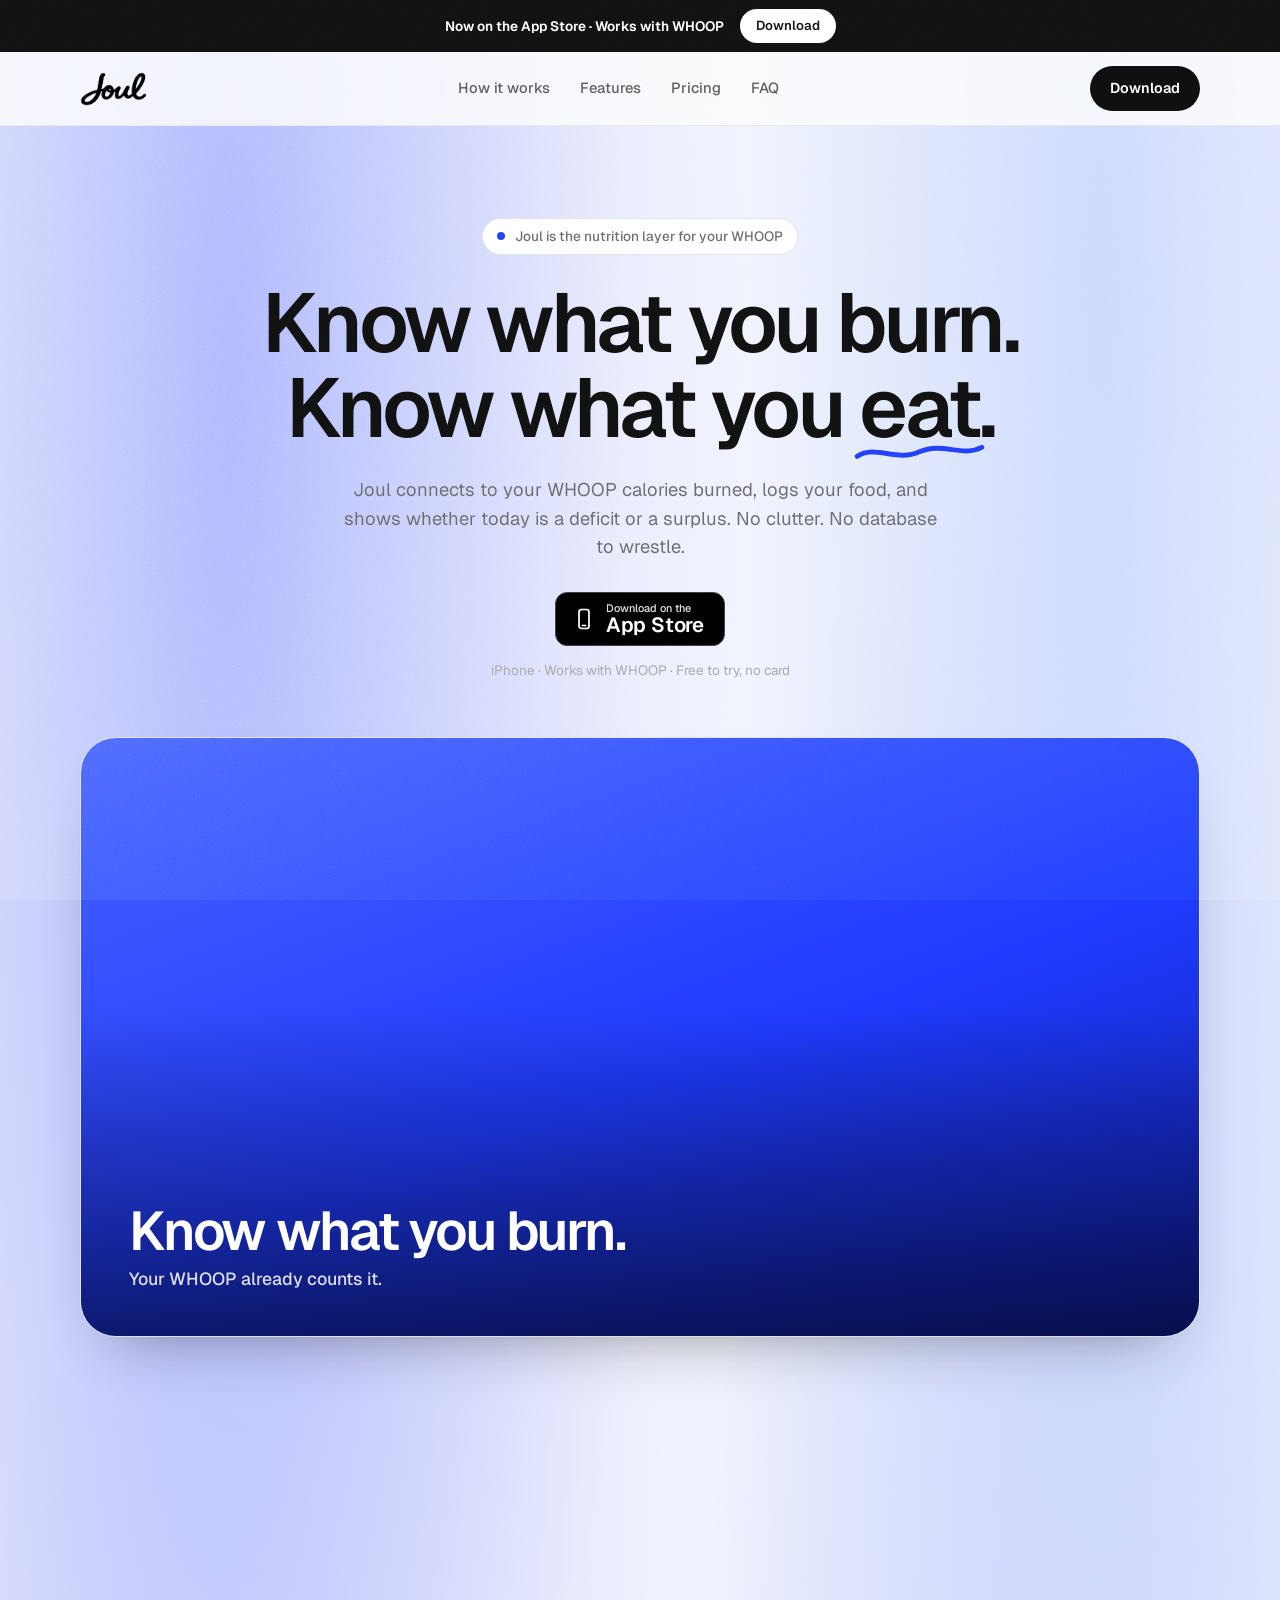
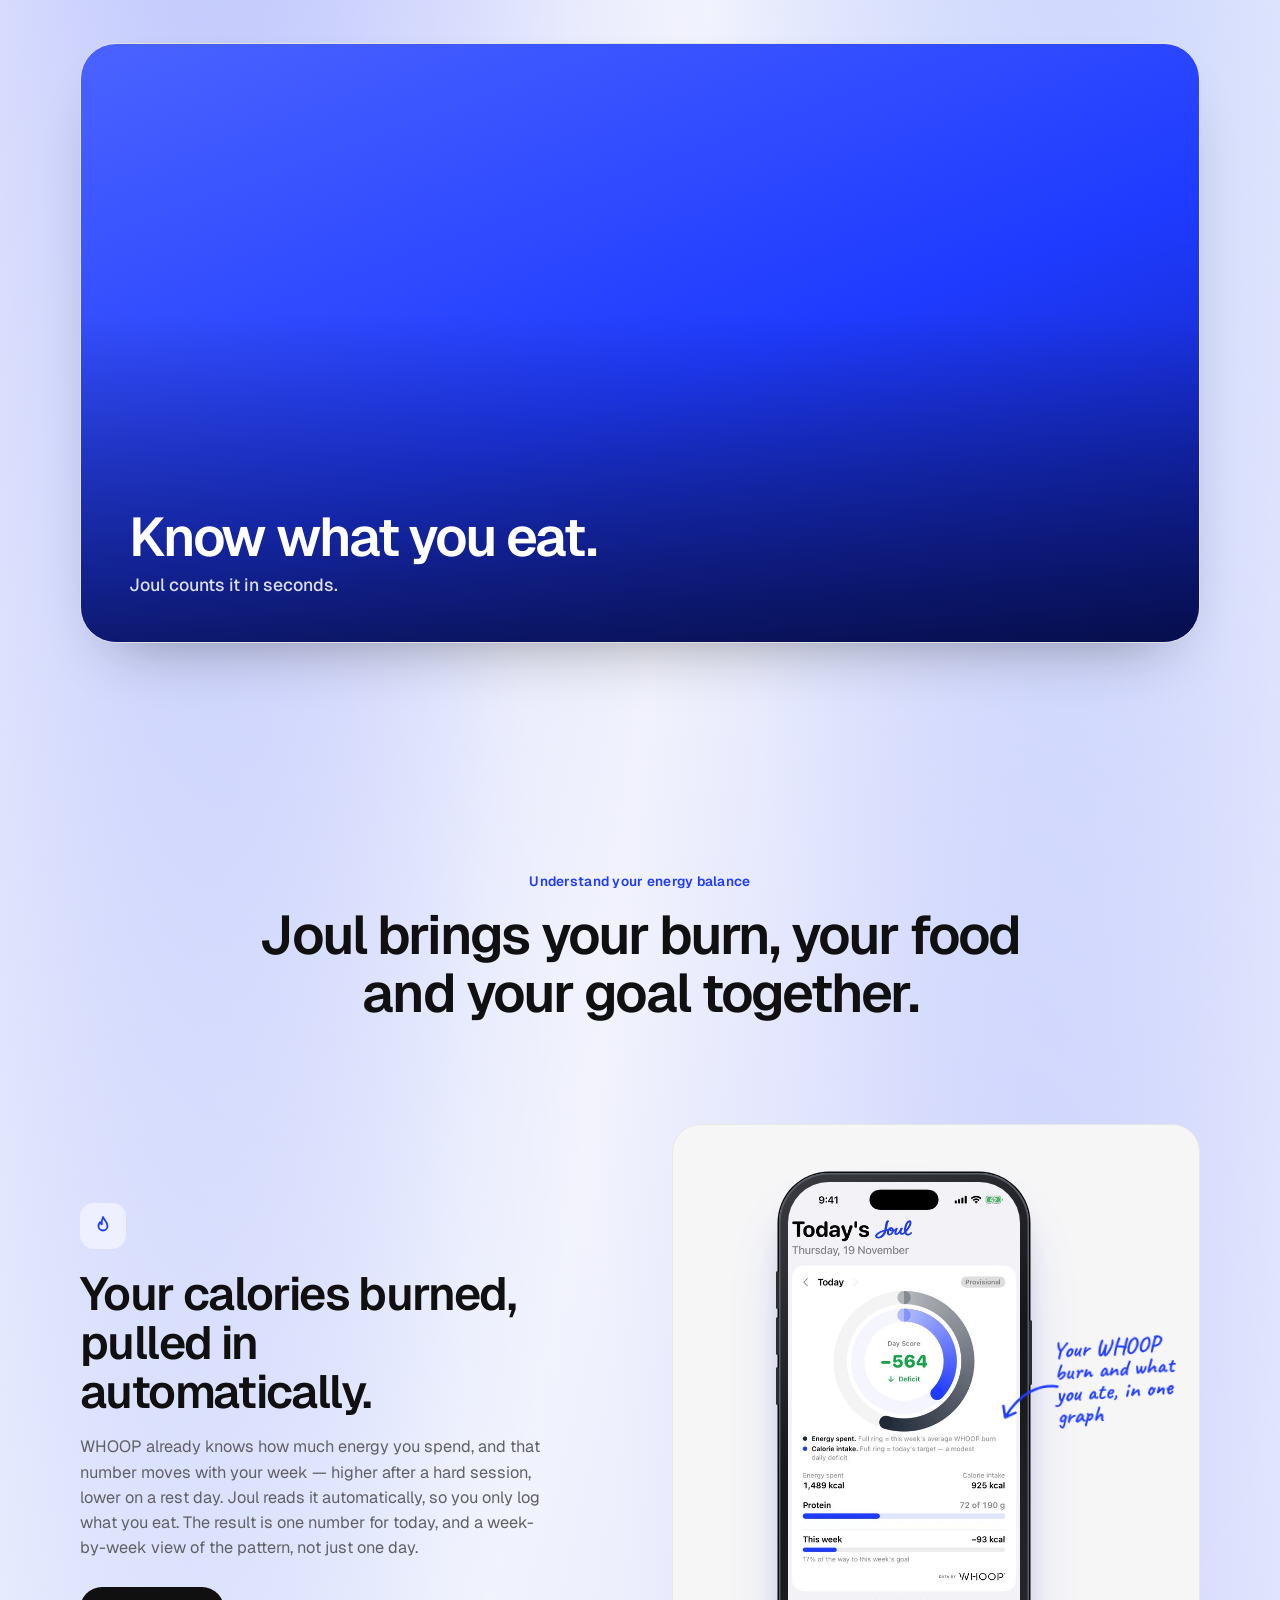
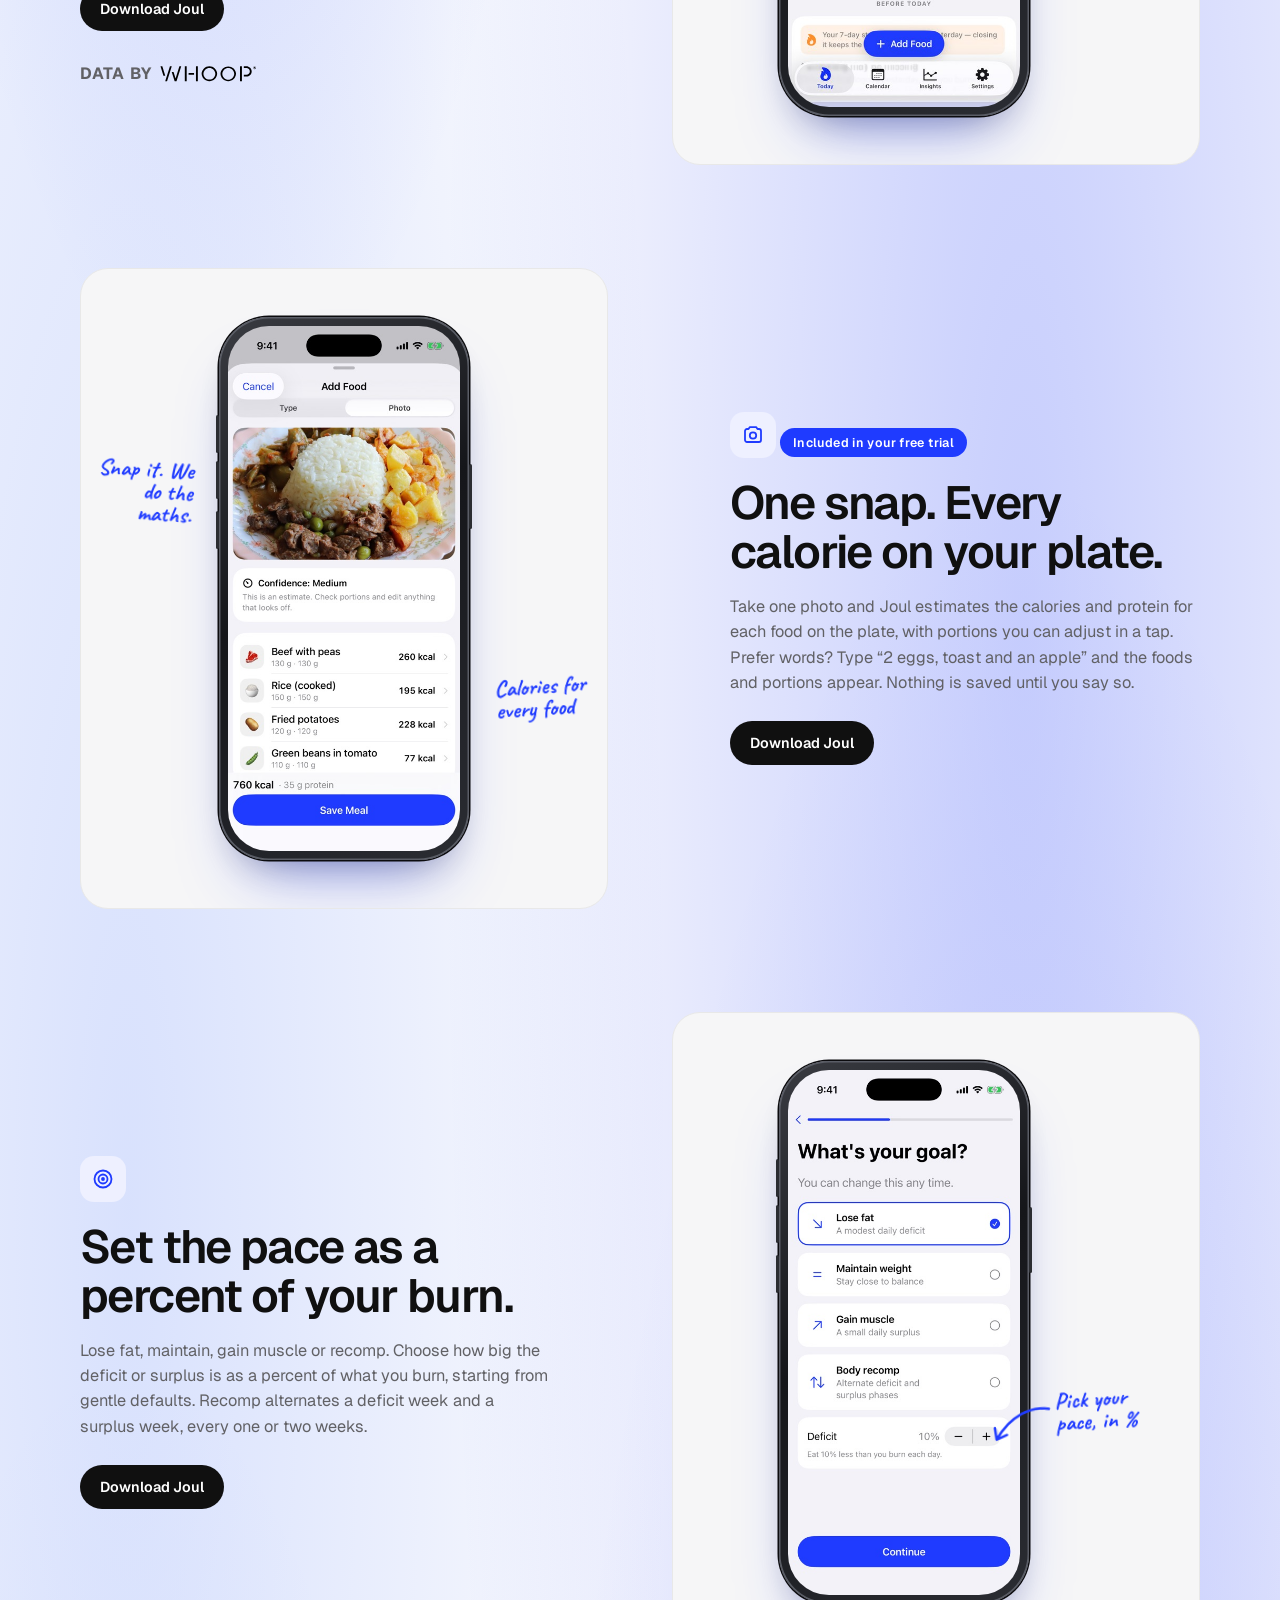
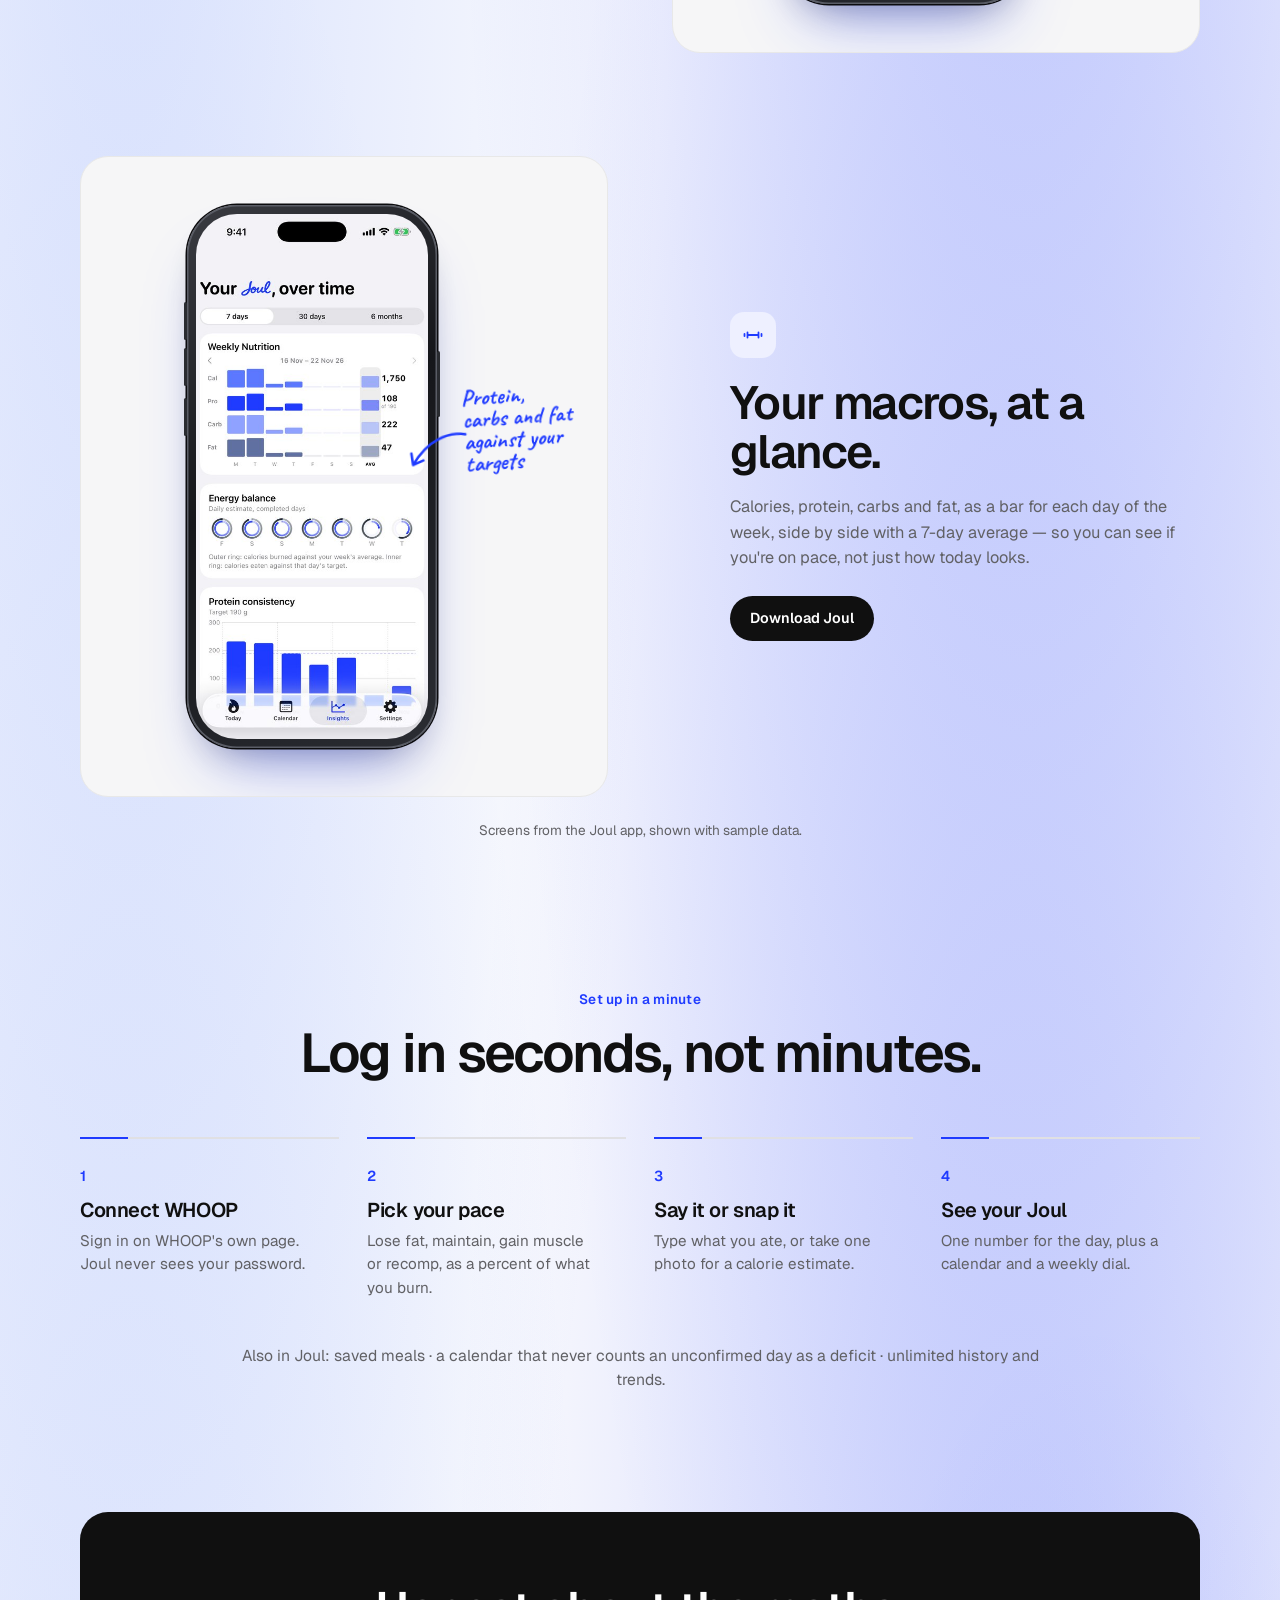
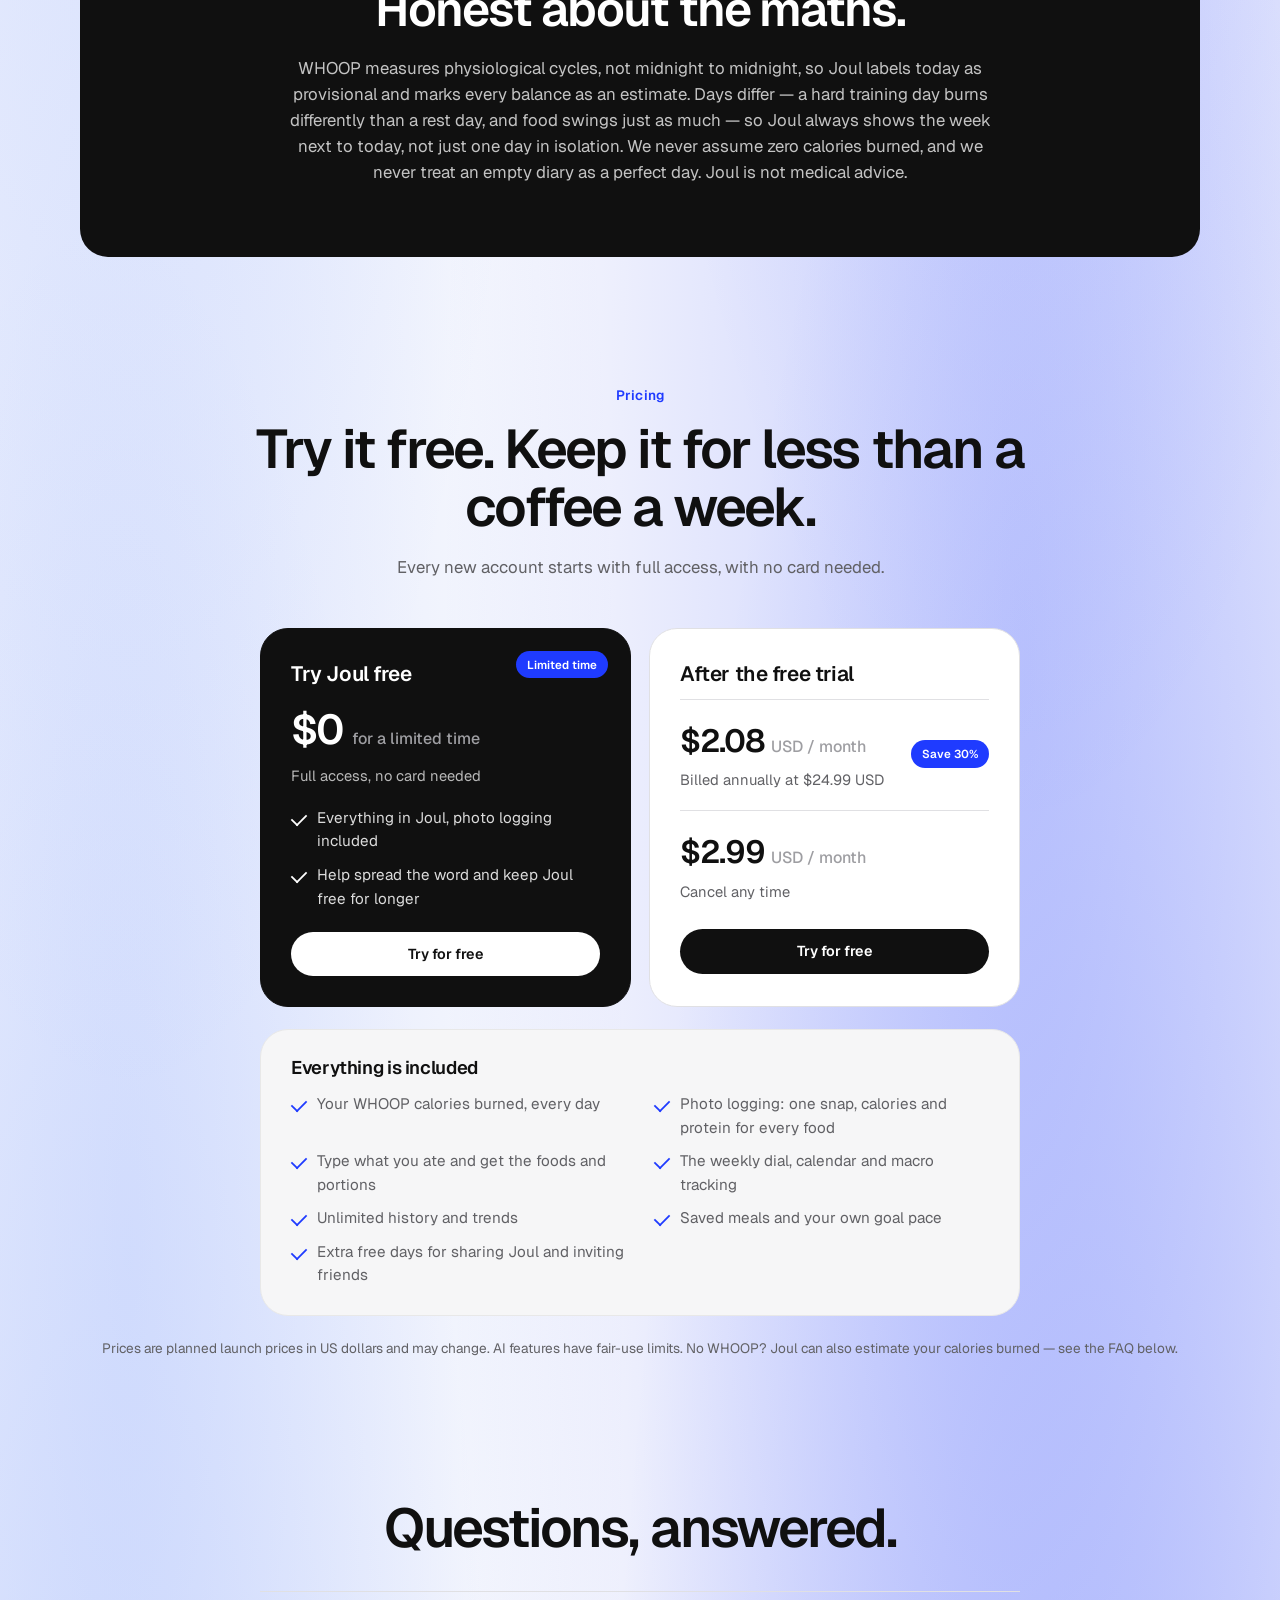
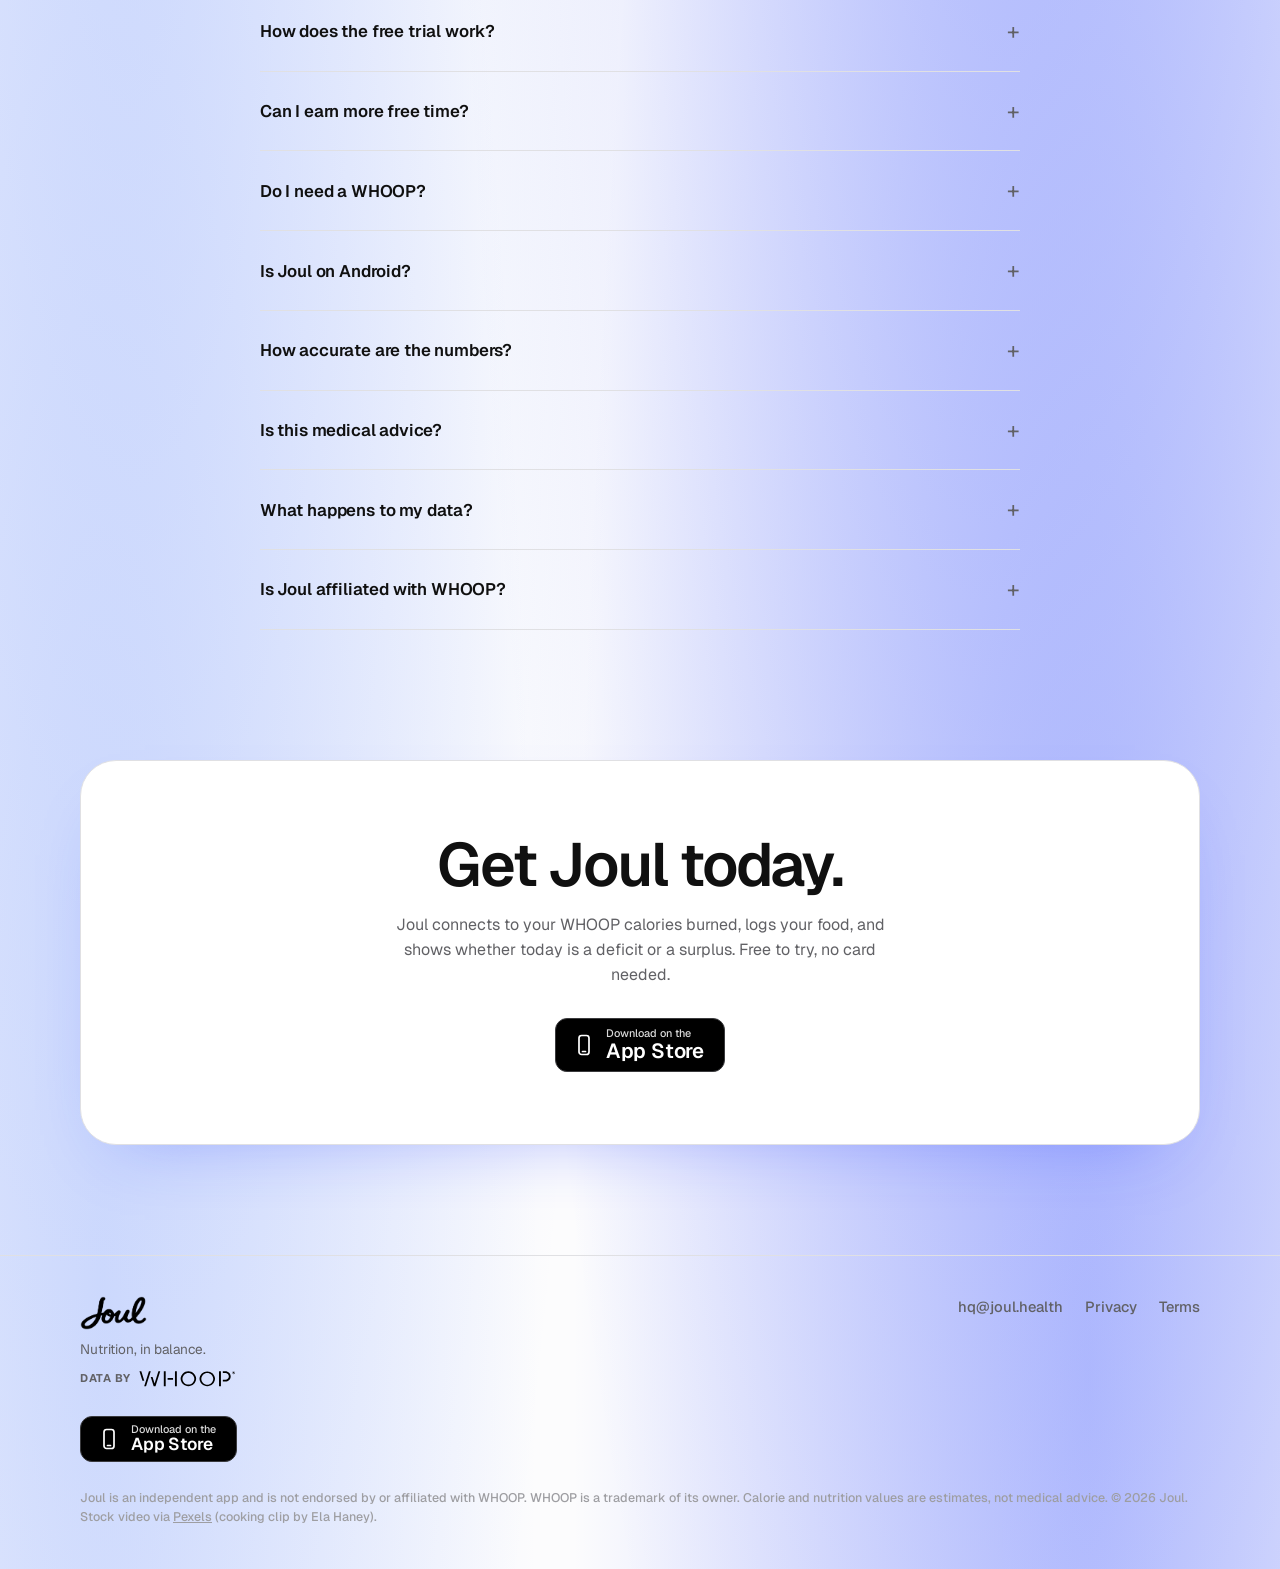
<file: index.html>
<!doctype html>
<html lang="en">
<head>
<meta charset="utf-8">
<meta name="viewport" content="width=device-width, initial-scale=1">
<title>Joul · Nutrition, in balance</title>
<meta name="description" content="Joul is the nutrition layer for your WHOOP. Log food in seconds and see whether today is a deficit or a surplus.">
<meta property="og:title" content="Joul · Nutrition, in balance">
<meta property="og:description" content="Joul is the nutrition layer for your WHOOP. Know what you burn. Know what you eat.">
<meta property="og:image" content="assets/app-icon.png">
<link rel="icon" href="assets/app-icon.png">
<link rel="preconnect" href="https://fonts.googleapis.com">
<link rel="preconnect" href="https://fonts.gstatic.com" crossorigin>
<link href="https://fonts.googleapis.com/css2?family=Caveat:wght@600;700&family=Geist:wght@400;500;600;700&display=swap" rel="stylesheet">
<link rel="stylesheet" href="style.css?v=21">
<script>document.documentElement.classList.add('js')</script>
</head>
<body>

<div class="topbar">
  <p>Now on the App Store · Works with WHOOP</p>
  <a class="pill pill-light" href="https://apps.apple.com/app/id6825645728" target="_blank" rel="noopener">Download</a>
</div>

<header class="nav" id="top">
  <a class="brand" href="#top" aria-label="Joul home"><img src="assets/logo-black.png" alt="Joul" class="logo"></a>
  <nav aria-label="Primary">
    <a href="#how">How it works</a>
    <a href="#features">Features</a>
    <a href="#pricing">Pricing</a>
    <a href="#faq">FAQ</a>
  </nav>
  <a class="pill pill-dark" href="https://apps.apple.com/app/id6825645728" target="_blank" rel="noopener">Download</a>
</header>

<main>
  <section class="hero wrap" aria-labelledby="hero-title">
    <p class="chip"><span class="dot"></span>Joul is the nutrition layer for your WHOOP</p>
    <h1 id="hero-title">Know what you burn.<br>Know what you <span class="ul">eat<svg viewBox="0 0 300 18" preserveAspectRatio="none" aria-hidden="true"><path d="M3 11 C 45 3, 95 15, 150 8 S 250 12, 297 5" /></svg></span>.</h1>
    <p class="lede">Joul connects to your WHOOP calories burned, logs your food, and shows whether today is a deficit or a surplus. No clutter. No database to wrestle.</p>
    <div class="cta-row">
      <a class="store" href="https://apps.apple.com/app/id6825645728" target="_blank" rel="noopener" aria-label="Download Joul on the App Store">
        <svg viewBox="0 0 24 24" aria-hidden="true"><rect x="7" y="2.5" width="10" height="19" rx="2.6"/><path d="M10.5 18.5h3"/></svg>
        <span><small>Download on the</small><b>App Store</b></span>
      </a>
    </div>
    <p class="micro">iPhone · Works with WHOOP · Free to try, no card</p>
  </section>

  <section class="reel wrap" aria-label="Burn it, then eat it">
    <figure class="reel-card reel-run">
      <video autoplay muted loop playsinline preload="metadata" poster="assets/hero-poster.jpg" aria-hidden="true">
        <source src="assets/hero.mp4" type="video/mp4">
      </video>
      <figcaption><span class="tagline">Know what you burn.</span><span class="sub">Your WHOOP already counts it.</span></figcaption>
    </figure>
    <figure class="reel-card reel-cook">
      <video autoplay muted loop playsinline preload="metadata" poster="assets/cooking-veg-poster.jpg" aria-hidden="true">
        <source src="assets/cooking-veg.mp4" type="video/mp4">
      </video>
      <figcaption><span class="tagline">Know what you eat.</span><span class="sub">Joul counts it in seconds.</span></figcaption>
    </figure>
  </section>

  <section class="features wrap" id="features" aria-label="What Joul does">
    <p class="kicker reveal">Understand your energy balance</p>
    <h2 class="section-title reveal">Joul brings your burn, your food and your goal together.</h2>

    <article class="feature reveal">
      <div class="copy">
        <span class="ico" aria-hidden="true"><svg viewBox="0 0 24 24"><path d="M12 3c1 3.2 4.5 4.6 4.5 9a4.5 4.5 0 0 1-9 0c0-1.7.7-2.9 1.6-3.9.2 1.2.9 1.9 1.7 2.2C10.5 8 11 5.3 12 3Z"/></svg></span>
        <h2>Your calories burned, pulled in automatically.</h2>
        <p>WHOOP already knows how much energy you spend, and that number moves with your week — higher after a hard session, lower on a rest day. Joul reads it automatically, so you only log what you eat. The result is one number for today, and a week-by-week view of the pattern, not just one day.</p>
        <a class="pill pill-dark" href="https://apps.apple.com/app/id6825645728" target="_blank" rel="noopener">Download Joul</a>
        <p class="data-by"><span>Data by</span><img src="assets/whoop-logo-black.svg" alt="WHOOP" width="96" height="16"></p>
      </div>
      <div class="panel"><div class="shot"><figure class="iphone"><img src="assets/screens/main.jpg?v=6" alt="Joul's main view: two rings for today, energy spent as the outer ring and calories eaten as the inner ring, with the day's balance in the middle, plus this week's progress toward the goal" loading="lazy" width="1000" height="2172"></figure><span class="note r wide" style="top:30%">Your WHOOP burn and what you ate, in one graph<svg class="arr" viewBox="0 0 64 40" aria-hidden="true"><path d="M62 6 C 44 2, 22 10, 6 34 M6 34 L5 22 M6 34 L17 30"/></svg></span></div></div>
    </article>

    <article class="feature rev reveal">
      <div class="copy">
        <span class="ico" aria-hidden="true"><svg viewBox="0 0 24 24"><path d="M4 8a2 2 0 0 1 2-2h1.5l1.2-1.8h6.6L16.5 6H18a2 2 0 0 1 2 2v9a2 2 0 0 1-2 2H6a2 2 0 0 1-2-2V8Z"/><circle cx="12" cy="12.5" r="3.2"/></svg></span>
        <span class="prem">Included in your free trial</span>
        <h2>One snap. Every calorie on your plate.</h2>
        <p>Take one photo and Joul estimates the calories and protein for each food on the plate, with portions you can adjust in a tap. Prefer words? Type “2 eggs, toast and an apple” and the foods and portions appear. Nothing is saved until you say so.</p>
        <a class="pill pill-dark" href="https://apps.apple.com/app/id6825645728" target="_blank" rel="noopener">Download Joul</a>
      </div>
      <div class="panel"><div class="shot"><figure class="iphone"><img src="assets/screens/meal-photo.jpg?v=6" alt="Photo logging: a plate of beef with peas, rice, fried potatoes and green beans is broken into beef with peas 260 kcal, rice 195 kcal, fried potatoes 228 kcal and green beans 77 kcal, 760 kcal in total" loading="lazy" width="1000" height="2174"></figure><span class="note r " style="top:66%">Calories for every food</span><span class="note l mir" style="top:26%">Snap it. We do the maths.</span></div></div>
    </article>

    <article class="feature reveal">
      <div class="copy">
        <span class="ico" aria-hidden="true"><svg viewBox="0 0 24 24"><circle cx="12" cy="12" r="8.5"/><circle cx="12" cy="12" r="4.5"/><circle cx="12" cy="12" r="1"/></svg></span>
        <h2>Set the pace as a percent of your burn.</h2>
        <p>Lose fat, maintain, gain muscle or recomp. Choose how big the deficit or surplus is as a percent of what you burn, starting from gentle defaults. Recomp alternates a deficit week and a surplus week, every one or two weeks.</p>
        <a class="pill pill-dark" href="https://apps.apple.com/app/id6825645728" target="_blank" rel="noopener">Download Joul</a>
      </div>
      <div class="panel"><div class="shot"><figure class="iphone"><img src="assets/screens/goal.jpg" alt="The goal screen: choose lose fat, maintain, gain muscle or body recomp, then set the deficit as a percentage of calories burned, 10 percent by default" loading="lazy" width="1000" height="2174"></figure><span class="note r " style="top:60%">Pick your pace, in %<svg class="arr plus" viewBox="0 0 64 40" aria-hidden="true"><path d="M62 6 C 44 2, 22 10, 6 34 M6 34 L5 22 M6 34 L17 30"/></svg></span></div></div>
    </article>

    <article class="feature rev reveal">
      <div class="copy">
        <span class="ico" aria-hidden="true"><svg viewBox="0 0 24 24"><path d="M6.5 9.5v5M17.5 9.5v5M3.5 11v2M20.5 11v2M6.5 12h11"/></svg></span>
        <h2>Your macros, at a glance.</h2>
        <p>Calories, protein, carbs and fat, as a bar for each day of the week, side by side with a 7-day average — so you can see if you're on pace, not just how today looks.</p>
        <a class="pill pill-dark" href="https://apps.apple.com/app/id6825645728" target="_blank" rel="noopener">Download Joul</a>
      </div>
      <div class="panel"><div class="shot"><figure class="iphone"><img src="assets/screens/macros.jpg?v=6" alt="The Weekly Nutrition view: calories, protein, carbs and fat as a bar for each day of the week with a 7-day average column, plus a row of energy-balance rings for the week" loading="lazy" width="1000" height="2172"></figure><span class="note r " style="top:33%">Protein, carbs and fat against your targets<svg class="arr" viewBox="0 0 64 40" aria-hidden="true"><path d="M62 6 C 44 2, 22 10, 6 34 M6 34 L5 22 M6 34 L17 30"/></svg></span></div></div>
    </article>
    <p class="fine center">Screens from the Joul app, shown with sample data.</p>
  </section>

  <section class="how wrap" id="how">
    <p class="kicker reveal">Set up in a minute</p>
    <h2 class="section-title reveal">Log in seconds, not minutes.</h2>
    <ol class="steps">
      <li class="reveal"><span class="n">1</span><h3>Connect WHOOP</h3><p>Sign in on WHOOP's own page. Joul never sees your password.</p></li>
      <li class="reveal"><span class="n">2</span><h3>Pick your pace</h3><p>Lose fat, maintain, gain muscle or recomp, as a percent of what you burn.</p></li>
      <li class="reveal"><span class="n">3</span><h3>Say it or snap it</h3><p>Type what you ate, or take one photo for a calorie estimate.</p></li>
      <li class="reveal"><span class="n">4</span><h3>See your Joul</h3><p>One number for the day, plus a calendar and a weekly dial.</p></li>
    </ol>
    <p class="also reveal">Also in Joul: saved meals · a calendar that never counts an unconfirmed day as a deficit · unlimited history and trends.</p>
  </section>

  <section class="wrap">
    <div class="honest reveal">
      <h2>Honest about the maths.</h2>
      <p>WHOOP measures physiological cycles, not midnight to midnight, so Joul labels today as provisional and marks every balance as an estimate. Days differ — a hard training day burns differently than a rest day, and food swings just as much — so Joul always shows the week next to today, not just one day in isolation. We never assume zero calories burned, and we never treat an empty diary as a perfect day. Joul is not medical advice.</p>
    </div>
  </section>

  <section class="pricing wrap" id="pricing">
    <p class="kicker reveal">Pricing</p>
    <h2 class="section-title reveal">Try it free. Keep it for less than a coffee a week.</h2>
    <p class="price-lede reveal">Every new account starts with full access, with no card needed.</p>
    <div class="plans">
      <article class="plan featured reveal">
        <span class="badge">Limited time</span>
        <h3>Try Joul free</h3>
        <p class="price">$0 <small>for a limited time</small></p>
        <p class="price-alt">Full access, no card needed</p>
        <ul>
          <li>Everything in Joul, photo logging included</li>
          <li>Help spread the word and keep Joul free for longer</li>
        </ul>
        <a class="pill pill-light plan-cta" href="https://apps.apple.com/app/id6825645728" target="_blank" rel="noopener">Try for free</a>
      </article>
      <article class="plan reveal">
        <h3>After the free trial</h3>
        <div class="tier">
          <div><p class="price">$2.08 <small>USD / month</small></p><p class="price-alt">Billed annually at $24.99 USD</p></div>
          <span class="badge badge-inline">Save 30%</span>
        </div>
        <div class="tier">
          <div><p class="price">$2.99 <small>USD / month</small></p><p class="price-alt">Cancel any time</p></div>
        </div>
        <a class="pill pill-dark plan-cta" href="https://apps.apple.com/app/id6825645728" target="_blank" rel="noopener">Try for free</a>
      </article>
    </div>
    <div class="included reveal">
      <h3>Everything is included</h3>
      <ul>
        <li>Your WHOOP calories burned, every day</li>
        <li>Photo logging: one snap, calories and protein for every food</li>
        <li>Type what you ate and get the foods and portions</li>
        <li>The weekly dial, calendar and macro tracking</li>
        <li>Unlimited history and trends</li>
        <li>Saved meals and your own goal pace</li>
        <li>Extra free days for sharing Joul and inviting friends</li>
      </ul>
    </div>
    <p class="fine center">Prices are planned launch prices in US dollars and may change. AI features have fair-use limits. No WHOOP? Joul can also estimate your calories burned — see the FAQ below.</p>
  </section>

  <section class="faq wrap" id="faq">
    <h2 class="section-title reveal">Questions, answered.</h2>
    <details><summary>How does the free trial work?</summary><p>Every new account starts with a free trial of full access, photo logging included, with no card needed. The trial is a week, and you can earn more free days by sharing Joul and inviting friends. After that you keep Joul with a subscription: $24.99 a year or $2.99 a month. This is the same whether your calories burned come from WHOOP or from Joul's own estimate (see below).</p></details>
    <details><summary>Can I earn more free time?</summary><p>We're building ways to earn extra days by sharing your week of meals or inviting friends. They aren't live yet, and we'll explain the rules in the app when they are.</p></details>
    <details><summary>Do I need a WHOOP?</summary><p>No. WHOOP gives the most accurate, automatic number, but you can also use Joul without one: answer a few questions and Joul estimates your average calories burned, which you can adjust day to day (a lazy day, an average day, a very active day, and so on).</p></details>
    <details><summary>Is Joul on Android?</summary><p>Not at the moment. Joul is being built for iPhone first.</p></details>
    <details><summary>How accurate are the numbers?</summary><p>They're estimates. WHOOP's energy expenditure is an estimate, and so are portion sizes and nutrition values. Joul shows the balance as an estimate, labels provisional days, and lets you edit everything.</p></details>
    <details><summary>Is this medical advice?</summary><p>No. Joul is a tracking tool. Talk to a qualified professional about your health, diet and goals.</p></details>
    <details><summary>What happens to my data?</summary><p>You connect WHOOP through WHOOP's own sign-in. You can disconnect at any time and delete your data from inside the app. Full details are in our <a href="privacy.html">privacy policy</a>.</p></details>
    <details><summary>Is Joul affiliated with WHOOP?</summary><p>No. Joul is an independent app that works with WHOOP data you choose to share. It isn't endorsed by or affiliated with WHOOP.</p></details>
  </section>

  <section class="cta wrap">
    <div class="cta-card">
      <h2>Get Joul today.</h2>
      <p class="cta-sub">Joul connects to your WHOOP calories burned, logs your food, and shows whether today is a deficit or a surplus. Free to try, no card needed.</p>
      <a class="store" href="https://apps.apple.com/app/id6825645728" target="_blank" rel="noopener" aria-label="Download Joul on the App Store">
        <svg viewBox="0 0 24 24" aria-hidden="true"><rect x="7" y="2.5" width="10" height="19" rx="2.6"/><path d="M10.5 18.5h3"/></svg>
        <span><small>Download on the</small><b>App Store</b></span>
      </a>
    </div>
  </section>
</main>

<footer class="footer">
  <div class="wrap foot">
    <div>
      <img src="assets/logo-black.png" alt="Joul" class="logo">
      <p class="fine">Nutrition, in balance.</p>
      <p class="data-by foot-data"><span>Data by</span><img src="assets/whoop-logo-black.svg" alt="WHOOP" width="96" height="16"></p>
      <a class="store store-sm" href="https://apps.apple.com/app/id6825645728" target="_blank" rel="noopener" aria-label="Download Joul on the App Store">
        <svg viewBox="0 0 24 24" aria-hidden="true"><rect x="7" y="2.5" width="10" height="19" rx="2.6"/><path d="M10.5 18.5h3"/></svg>
        <span><small>Download on the</small><b>App Store</b></span>
      </a>
    </div>
    <nav aria-label="Footer">
      <a href="mailto:hq@joul.health">hq@joul.health</a>
      <a href="privacy.html">Privacy</a>
      <a href="terms.html">Terms</a>
    </nav>
  </div>
  <p class="legal wrap">Joul is an independent app and is not endorsed by or affiliated with WHOOP. WHOOP is a trademark of its owner. Calorie and nutrition values are estimates, not medical advice. © 2026 Joul. Stock video via <a href="https://www.pexels.com/video/cooking-meat-in-a-pan-854216/" rel="noopener">Pexels</a> (cooking clip by Ela Haney).</p>
</footer>

<script src="main.js?v=6"></script>
</body>
</html>
</file>
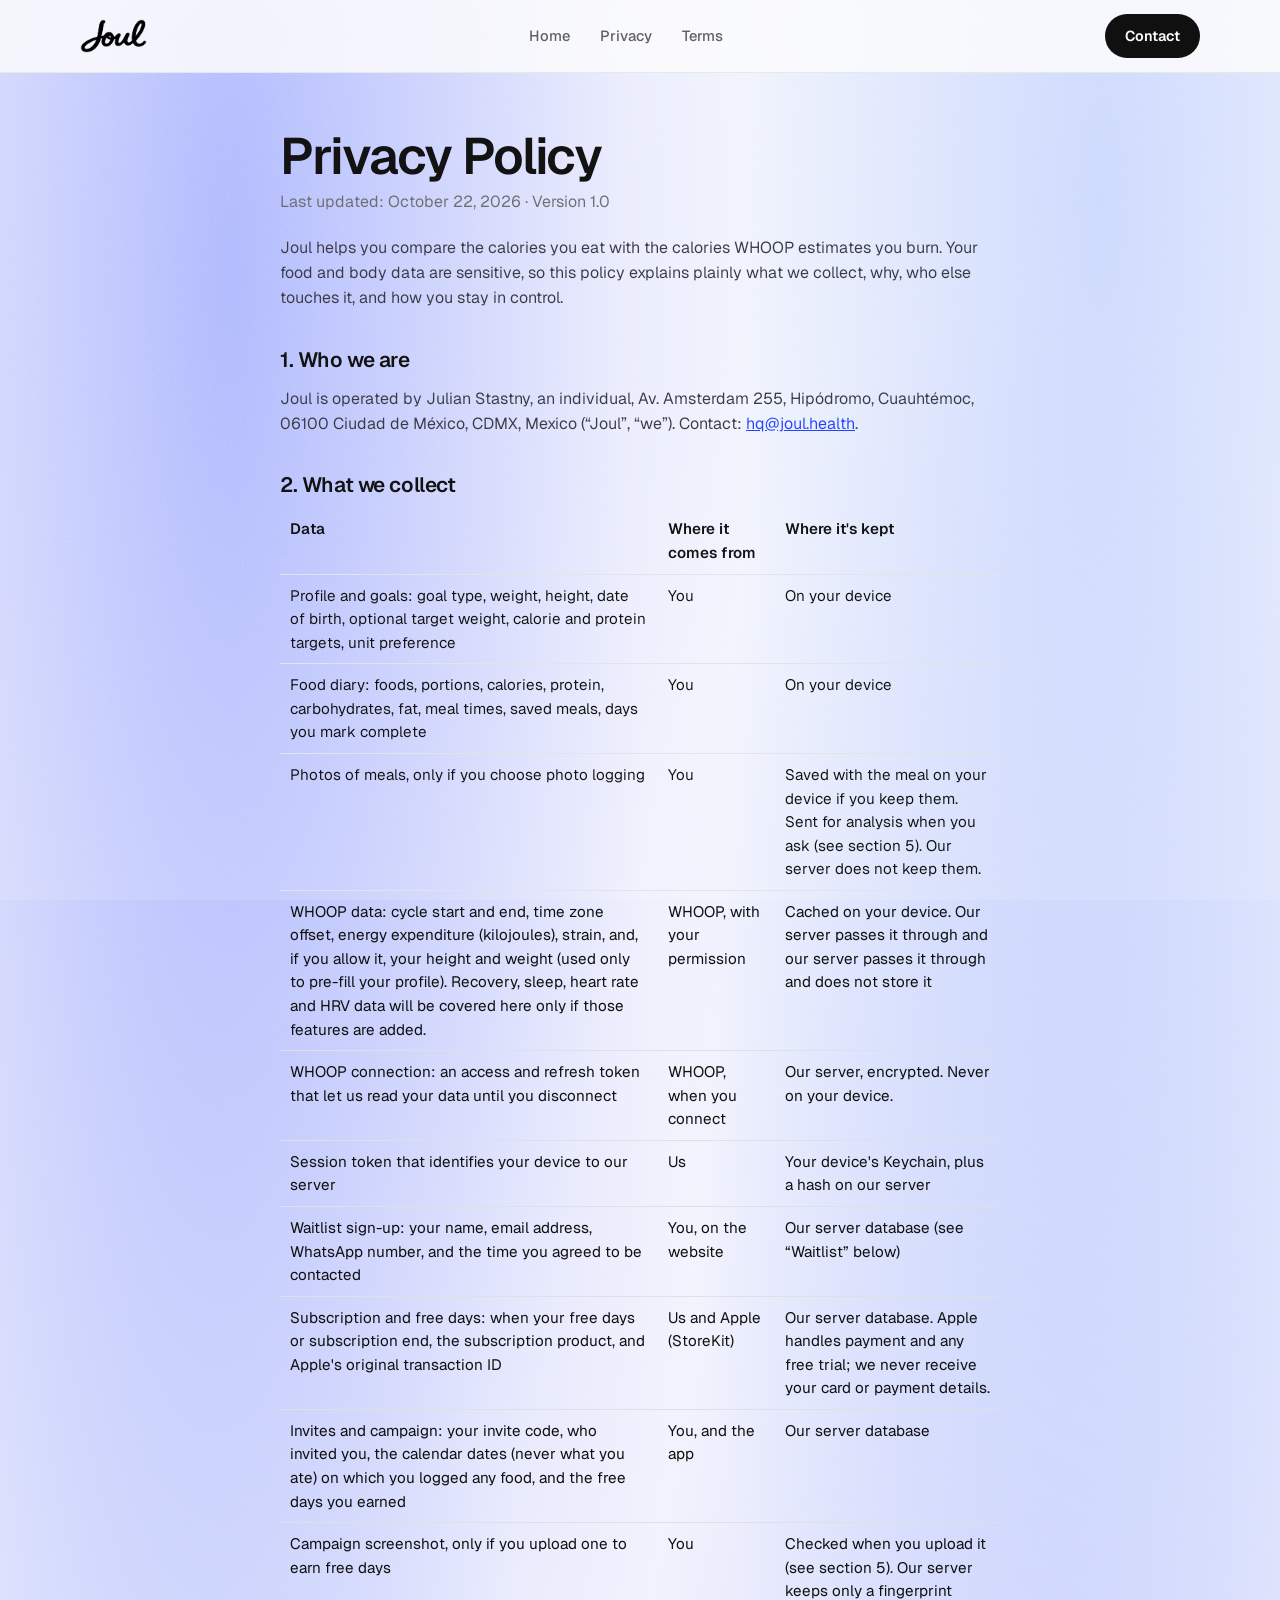
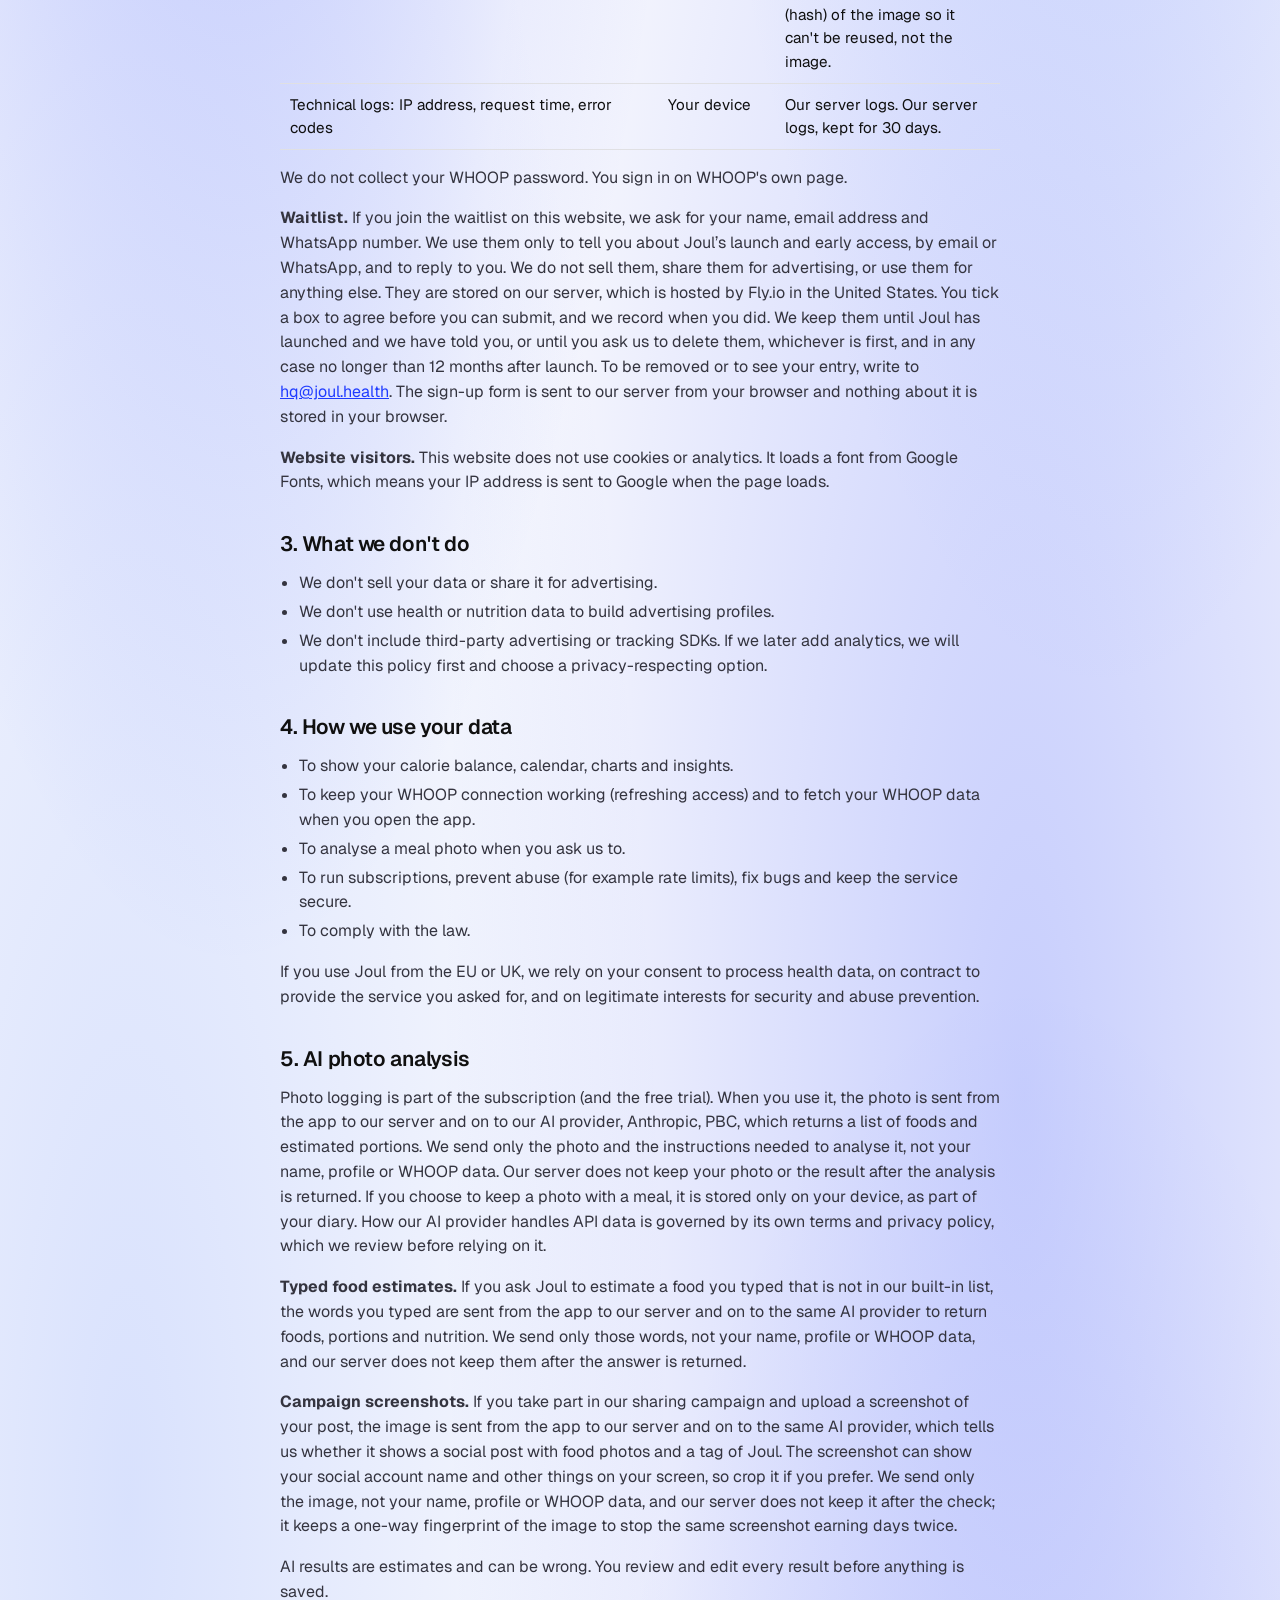
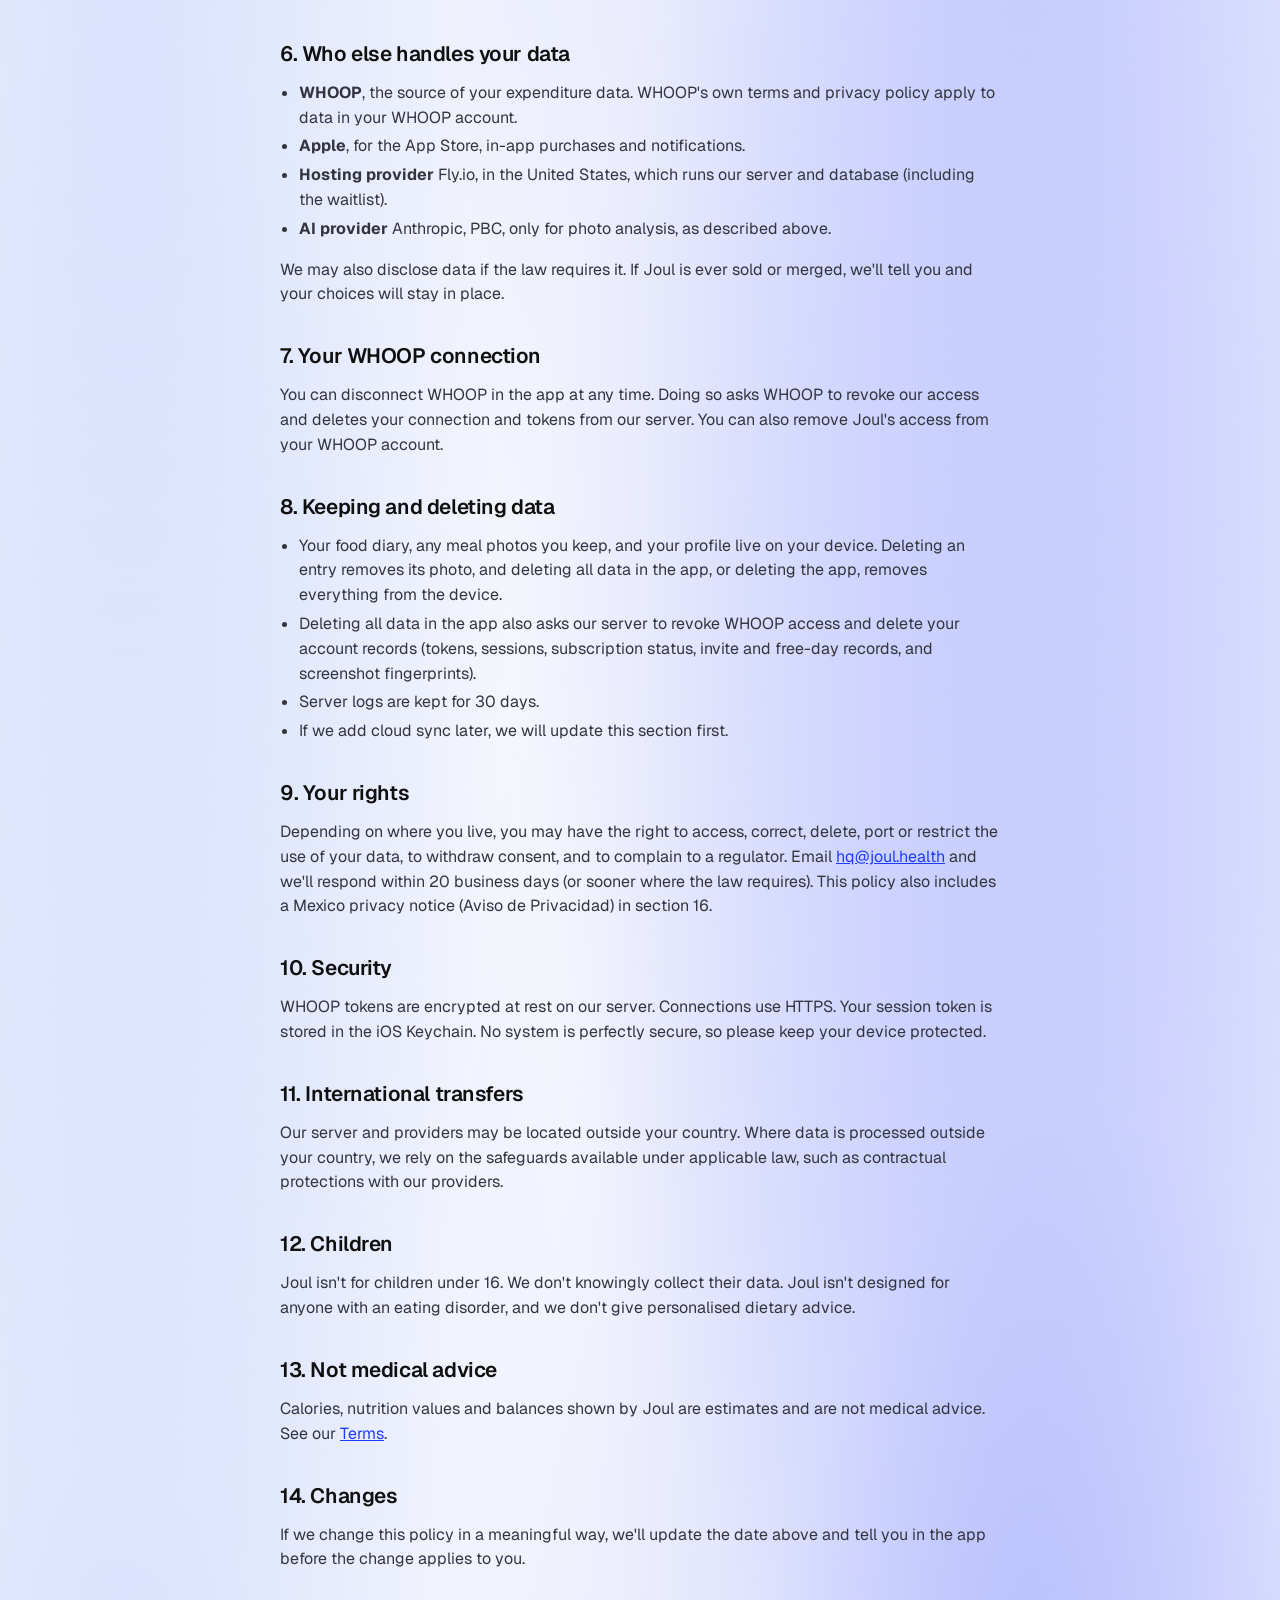
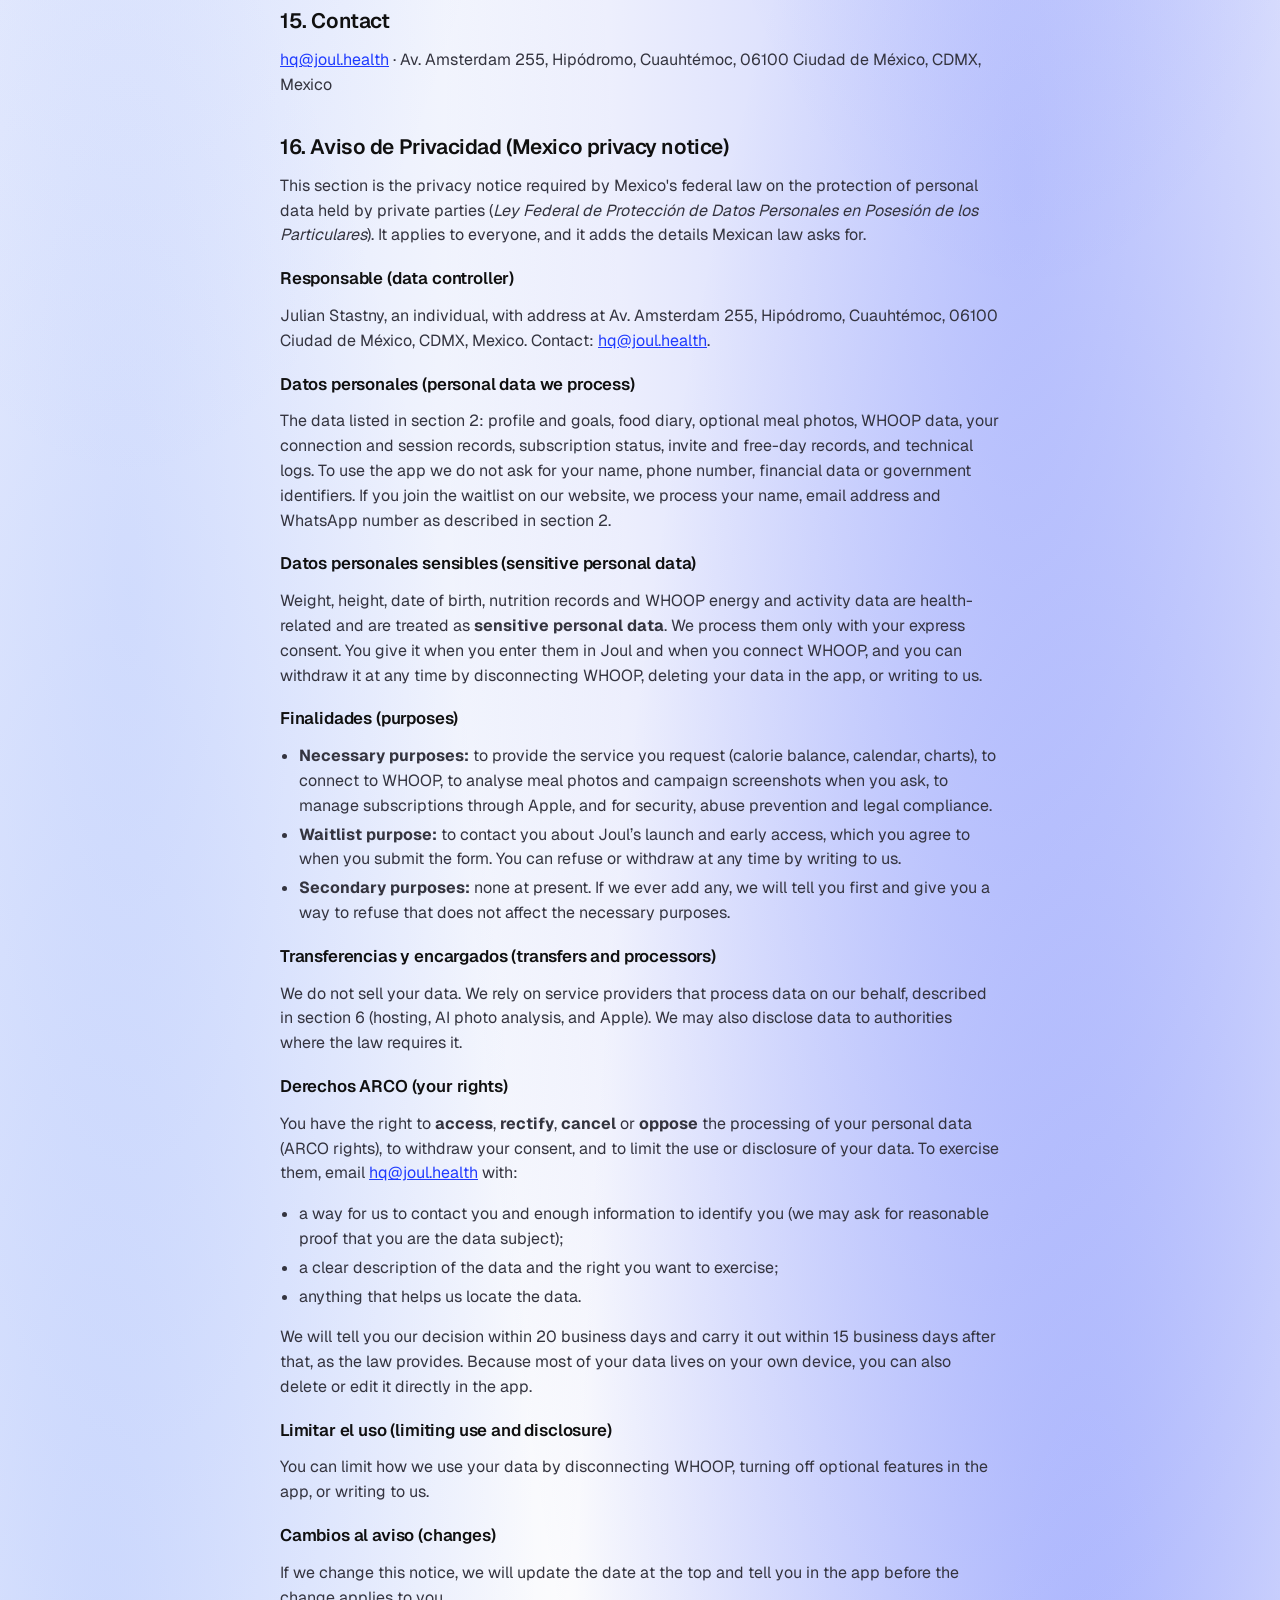
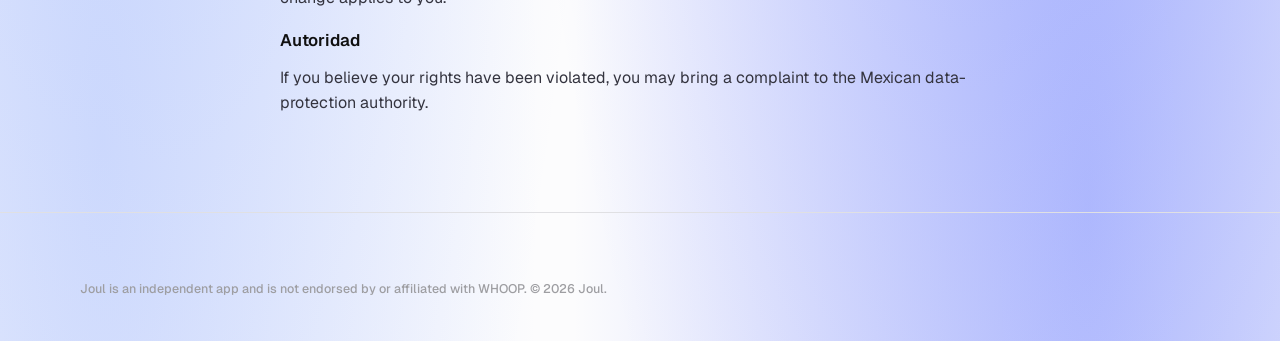
<file: privacy.html>
<!doctype html>
<html lang="en">
<head>
<meta charset="utf-8">
<meta name="viewport" content="width=device-width, initial-scale=1">
<meta name="robots" content="noindex">
<title>Privacy Policy · Joul</title>
<link rel="icon" href="assets/app-icon.png">
<link href="https://fonts.googleapis.com/css2?family=Geist:wght@400;500;600;700&display=swap" rel="stylesheet">
<link rel="stylesheet" href="style.css?v=4">
</head>
<body>
<header class="nav"><a class="brand" href="index.html" aria-label="Joul home"><img src="assets/logo-black.png" alt="Joul" class="logo"></a><nav aria-label="Primary"><a href="index.html">Home</a><a href="privacy.html">Privacy</a><a href="terms.html">Terms</a></nav><a class="pill pill-dark" href="mailto:hq@joul.health">Contact</a></header>
<main class="doc">

<h1>Privacy Policy</h1>
<p class="meta">Last updated: October 22, 2026 · Version 1.0</p>

<p>Joul helps you compare the calories you eat with the calories WHOOP estimates you burn. Your food and body data are sensitive, so this policy explains plainly what we collect, why, who else touches it, and how you stay in control.</p>

<h2>1. Who we are</h2>
<p>Joul is operated by Julian Stastny, an individual, Av. Amsterdam 255, Hipódromo, Cuauhtémoc, 06100 Ciudad de México, CDMX, Mexico (&ldquo;Joul&rdquo;, &ldquo;we&rdquo;). Contact: <a href="mailto:hq@joul.health">hq@joul.health</a>.</p>

<h2>2. What we collect</h2>
<table>
<tr><th>Data</th><th>Where it comes from</th><th>Where it's kept</th></tr>
<tr><td>Profile and goals: goal type, weight, height, date of birth, optional target weight, calorie and protein targets, unit preference</td><td>You</td><td>On your device</td></tr>
<tr><td>Food diary: foods, portions, calories, protein, carbohydrates, fat, meal times, saved meals, days you mark complete</td><td>You</td><td>On your device</td></tr>
<tr><td>Photos of meals, only if you choose photo logging</td><td>You</td><td>Saved with the meal on your device if you keep them. Sent for analysis when you ask (see section 5). Our server does not keep them.</td></tr>
<tr><td>WHOOP data: cycle start and end, time zone offset, energy expenditure (kilojoules), strain, and, if you allow it, your height and weight (used only to pre-fill your profile). Recovery, sleep, heart rate and HRV data will be covered here only if those features are added.</td><td>WHOOP, with your permission</td><td>Cached on your device. Our server passes it through and our server passes it through and does not store it</td></tr>
<tr><td>WHOOP connection: an access and refresh token that let us read your data until you disconnect</td><td>WHOOP, when you connect</td><td>Our server, encrypted. Never on your device.</td></tr>
<tr><td>Session token that identifies your device to our server</td><td>Us</td><td>Your device's Keychain, plus a hash on our server</td></tr>
<tr><td>Waitlist sign-up: your name, email address, WhatsApp number, and the time you agreed to be contacted</td><td>You, on the website</td><td>Our server database (see &ldquo;Waitlist&rdquo; below)</td></tr>
<tr><td>Subscription and free days: when your free days or subscription end, the subscription product, and Apple's original transaction ID</td><td>Us and Apple (StoreKit)</td><td>Our server database. Apple handles payment and any free trial; we never receive your card or payment details.</td></tr>
<tr><td>Invites and campaign: your invite code, who invited you, the calendar dates (never what you ate) on which you logged any food, and the free days you earned</td><td>You, and the app</td><td>Our server database</td></tr>
<tr><td>Campaign screenshot, only if you upload one to earn free days</td><td>You</td><td>Checked when you upload it (see section 5). Our server keeps only a fingerprint (hash) of the image so it can't be reused, not the image.</td></tr>
<tr><td>Technical logs: IP address, request time, error codes</td><td>Your device</td><td>Our server logs. Our server logs, kept for 30 days.</td></tr>
</table>
<p>We do not collect your WHOOP password. You sign in on WHOOP's own page.</p>
<p id="waitlist"><b>Waitlist.</b> If you join the waitlist on this website, we ask for your name, email address and WhatsApp number. We use them only to tell you about Joul&rsquo;s launch and early access, by email or WhatsApp, and to reply to you. We do not sell them, share them for advertising, or use them for anything else. They are stored on our server, which is hosted by Fly.io in the United States. You tick a box to agree before you can submit, and we record when you did. We keep them until Joul has launched and we have told you, or until you ask us to delete them, whichever is first, and in any case no longer than 12 months after launch. To be removed or to see your entry, write to <a href="mailto:hq@joul.health">hq@joul.health</a>. The sign-up form is sent to our server from your browser and nothing about it is stored in your browser.</p>
<p><b>Website visitors.</b> This website does not use cookies or analytics. It loads a font from Google Fonts, which means your IP address is sent to Google when the page loads.</p>

<h2>3. What we don't do</h2>
<ul>
<li>We don't sell your data or share it for advertising.</li>
<li>We don't use health or nutrition data to build advertising profiles.</li>
<li>We don't include third-party advertising or tracking SDKs. If we later add analytics, we will update this policy first and choose a privacy-respecting option.</li>
</ul>

<h2>4. How we use your data</h2>
<ul>
<li>To show your calorie balance, calendar, charts and insights.</li>
<li>To keep your WHOOP connection working (refreshing access) and to fetch your WHOOP data when you open the app.</li>
<li>To analyse a meal photo when you ask us to.</li>
<li>To run subscriptions, prevent abuse (for example rate limits), fix bugs and keep the service secure.</li>
<li>To comply with the law.</li>
</ul>
<p>If you use Joul from the EU or UK, we rely on your consent to process health data, on contract to provide the service you asked for, and on legitimate interests for security and abuse prevention.</p>

<h2>5. AI photo analysis</h2>
<p>Photo logging is part of the subscription (and the free trial). When you use it, the photo is sent from the app to our server and on to our AI provider, Anthropic, PBC, which returns a list of foods and estimated portions. We send only the photo and the instructions needed to analyse it, not your name, profile or WHOOP data. Our server does not keep your photo or the result after the analysis is returned. If you choose to keep a photo with a meal, it is stored only on your device, as part of your diary. How our AI provider handles API data is governed by its own terms and privacy policy, which we review before relying on it.</p>
<p><b>Typed food estimates.</b> If you ask Joul to estimate a food you typed that is not in our built-in list, the words you typed are sent from the app to our server and on to the same AI provider to return foods, portions and nutrition. We send only those words, not your name, profile or WHOOP data, and our server does not keep them after the answer is returned.</p>
<p><b>Campaign screenshots.</b> If you take part in our sharing campaign and upload a screenshot of your post, the image is sent from the app to our server and on to the same AI provider, which tells us whether it shows a social post with food photos and a tag of Joul. The screenshot can show your social account name and other things on your screen, so crop it if you prefer. We send only the image, not your name, profile or WHOOP data, and our server does not keep it after the check; it keeps a one-way fingerprint of the image to stop the same screenshot earning days twice.</p>
<p>AI results are estimates and can be wrong. You review and edit every result before anything is saved.</p>

<h2>6. Who else handles your data</h2>
<ul>
<li><b>WHOOP</b>, the source of your expenditure data. WHOOP's own terms and privacy policy apply to data in your WHOOP account.</li>
<li><b>Apple</b>, for the App Store, in-app purchases and notifications.</li>
<li><b>Hosting provider</b> Fly.io, in the United States, which runs our server and database (including the waitlist).</li>
<li><b>AI provider</b> Anthropic, PBC, only for photo analysis, as described above.</li>
</ul>
<p>We may also disclose data if the law requires it. If Joul is ever sold or merged, we'll tell you and your choices will stay in place.</p>

<h2>7. Your WHOOP connection</h2>
<p>You can disconnect WHOOP in the app at any time. Doing so asks WHOOP to revoke our access and deletes your connection and tokens from our server. You can also remove Joul's access from your WHOOP account.</p>

<h2>8. Keeping and deleting data</h2>
<ul>
<li>Your food diary, any meal photos you keep, and your profile live on your device. Deleting an entry removes its photo, and deleting all data in the app, or deleting the app, removes everything from the device.</li>
<li>Deleting all data in the app also asks our server to revoke WHOOP access and delete your account records (tokens, sessions, subscription status, invite and free-day records, and screenshot fingerprints).</li>
<li>Server logs are kept for 30 days.</li>
<li>If we add cloud sync later, we will update this section first.</li>
</ul>

<h2>9. Your rights</h2>
<p>Depending on where you live, you may have the right to access, correct, delete, port or restrict the use of your data, to withdraw consent, and to complain to a regulator. Email <a href="mailto:hq@joul.health">hq@joul.health</a> and we'll respond within 20 business days (or sooner where the law requires). This policy also includes a Mexico privacy notice (Aviso de Privacidad) in section 16.</p>

<h2>10. Security</h2>
<p>WHOOP tokens are encrypted at rest on our server. Connections use HTTPS. Your session token is stored in the iOS Keychain. No system is perfectly secure, so please keep your device protected.</p>

<h2>11. International transfers</h2>
<p>Our server and providers may be located outside your country. Where data is processed outside your country, we rely on the safeguards available under applicable law, such as contractual protections with our providers.</p>

<h2>12. Children</h2>
<p>Joul isn't for children under 16. We don't knowingly collect their data. Joul isn't designed for anyone with an eating disorder, and we don't give personalised dietary advice.</p>

<h2>13. Not medical advice</h2>
<p>Calories, nutrition values and balances shown by Joul are estimates and are not medical advice. See our <a href="terms.html">Terms</a>.</p>

<h2>14. Changes</h2>
<p>If we change this policy in a meaningful way, we'll update the date above and tell you in the app before the change applies to you.</p>

<h2>15. Contact</h2>
<p><a href="mailto:hq@joul.health">hq@joul.health</a> · Av. Amsterdam 255, Hipódromo, Cuauhtémoc, 06100 Ciudad de México, CDMX, Mexico</p>

<h2>16. Aviso de Privacidad (Mexico privacy notice)</h2>
<p>This section is the privacy notice required by Mexico's federal law on the protection of personal data held by private parties (<i>Ley Federal de Protección de Datos Personales en Posesión de los Particulares</i>). It applies to everyone, and it adds the details Mexican law asks for.</p>

<h3>Responsable (data controller)</h3>
<p>Julian Stastny, an individual, with address at Av. Amsterdam 255, Hipódromo, Cuauhtémoc, 06100 Ciudad de México, CDMX, Mexico. Contact: <a href="mailto:hq@joul.health">hq@joul.health</a>.</p>

<h3>Datos personales (personal data we process)</h3>
<p>The data listed in section 2: profile and goals, food diary, optional meal photos, WHOOP data, your connection and session records, subscription status, invite and free-day records, and technical logs. To use the app we do not ask for your name, phone number, financial data or government identifiers. If you join the waitlist on our website, we process your name, email address and WhatsApp number as described in section 2.</p>

<h3>Datos personales sensibles (sensitive personal data)</h3>
<p>Weight, height, date of birth, nutrition records and WHOOP energy and activity data are health-related and are treated as <b>sensitive personal data</b>. We process them only with your express consent. You give it when you enter them in Joul and when you connect WHOOP, and you can withdraw it at any time by disconnecting WHOOP, deleting your data in the app, or writing to us.</p>

<h3>Finalidades (purposes)</h3>
<ul>
<li><b>Necessary purposes:</b> to provide the service you request (calorie balance, calendar, charts), to connect to WHOOP, to analyse meal photos and campaign screenshots when you ask, to manage subscriptions through Apple, and for security, abuse prevention and legal compliance.</li>
<li><b>Waitlist purpose:</b> to contact you about Joul&rsquo;s launch and early access, which you agree to when you submit the form. You can refuse or withdraw at any time by writing to us.</li>
<li><b>Secondary purposes:</b> none at present. If we ever add any, we will tell you first and give you a way to refuse that does not affect the necessary purposes.</li>
</ul>

<h3>Transferencias y encargados (transfers and processors)</h3>
<p>We do not sell your data. We rely on service providers that process data on our behalf, described in section 6 (hosting, AI photo analysis, and Apple). We may also disclose data to authorities where the law requires it.</p>

<h3>Derechos ARCO (your rights)</h3>
<p>You have the right to <b>access</b>, <b>rectify</b>, <b>cancel</b> or <b>oppose</b> the processing of your personal data (ARCO rights), to withdraw your consent, and to limit the use or disclosure of your data. To exercise them, email <a href="mailto:hq@joul.health">hq@joul.health</a> with:</p>
<ul>
<li>a way for us to contact you and enough information to identify you (we may ask for reasonable proof that you are the data subject);</li>
<li>a clear description of the data and the right you want to exercise;</li>
<li>anything that helps us locate the data.</li>
</ul>
<p>We will tell you our decision within 20 business days and carry it out within 15 business days after that, as the law provides. Because most of your data lives on your own device, you can also delete or edit it directly in the app.</p>

<h3>Limitar el uso (limiting use and disclosure)</h3>
<p>You can limit how we use your data by disconnecting WHOOP, turning off optional features in the app, or writing to us.</p>

<h3>Cambios al aviso (changes)</h3>
<p>If we change this notice, we will update the date at the top and tell you in the app before the change applies to you.</p>

<h3>Autoridad</h3>
<p>If you believe your rights have been violated, you may bring a complaint to the Mexican data-protection authority.</p>

</main>
<footer class="footer"><p class="legal wrap">Joul is an independent app and is not endorsed by or affiliated with WHOOP. © 2026 Joul.</p></footer>
</body>
</html>
</file>
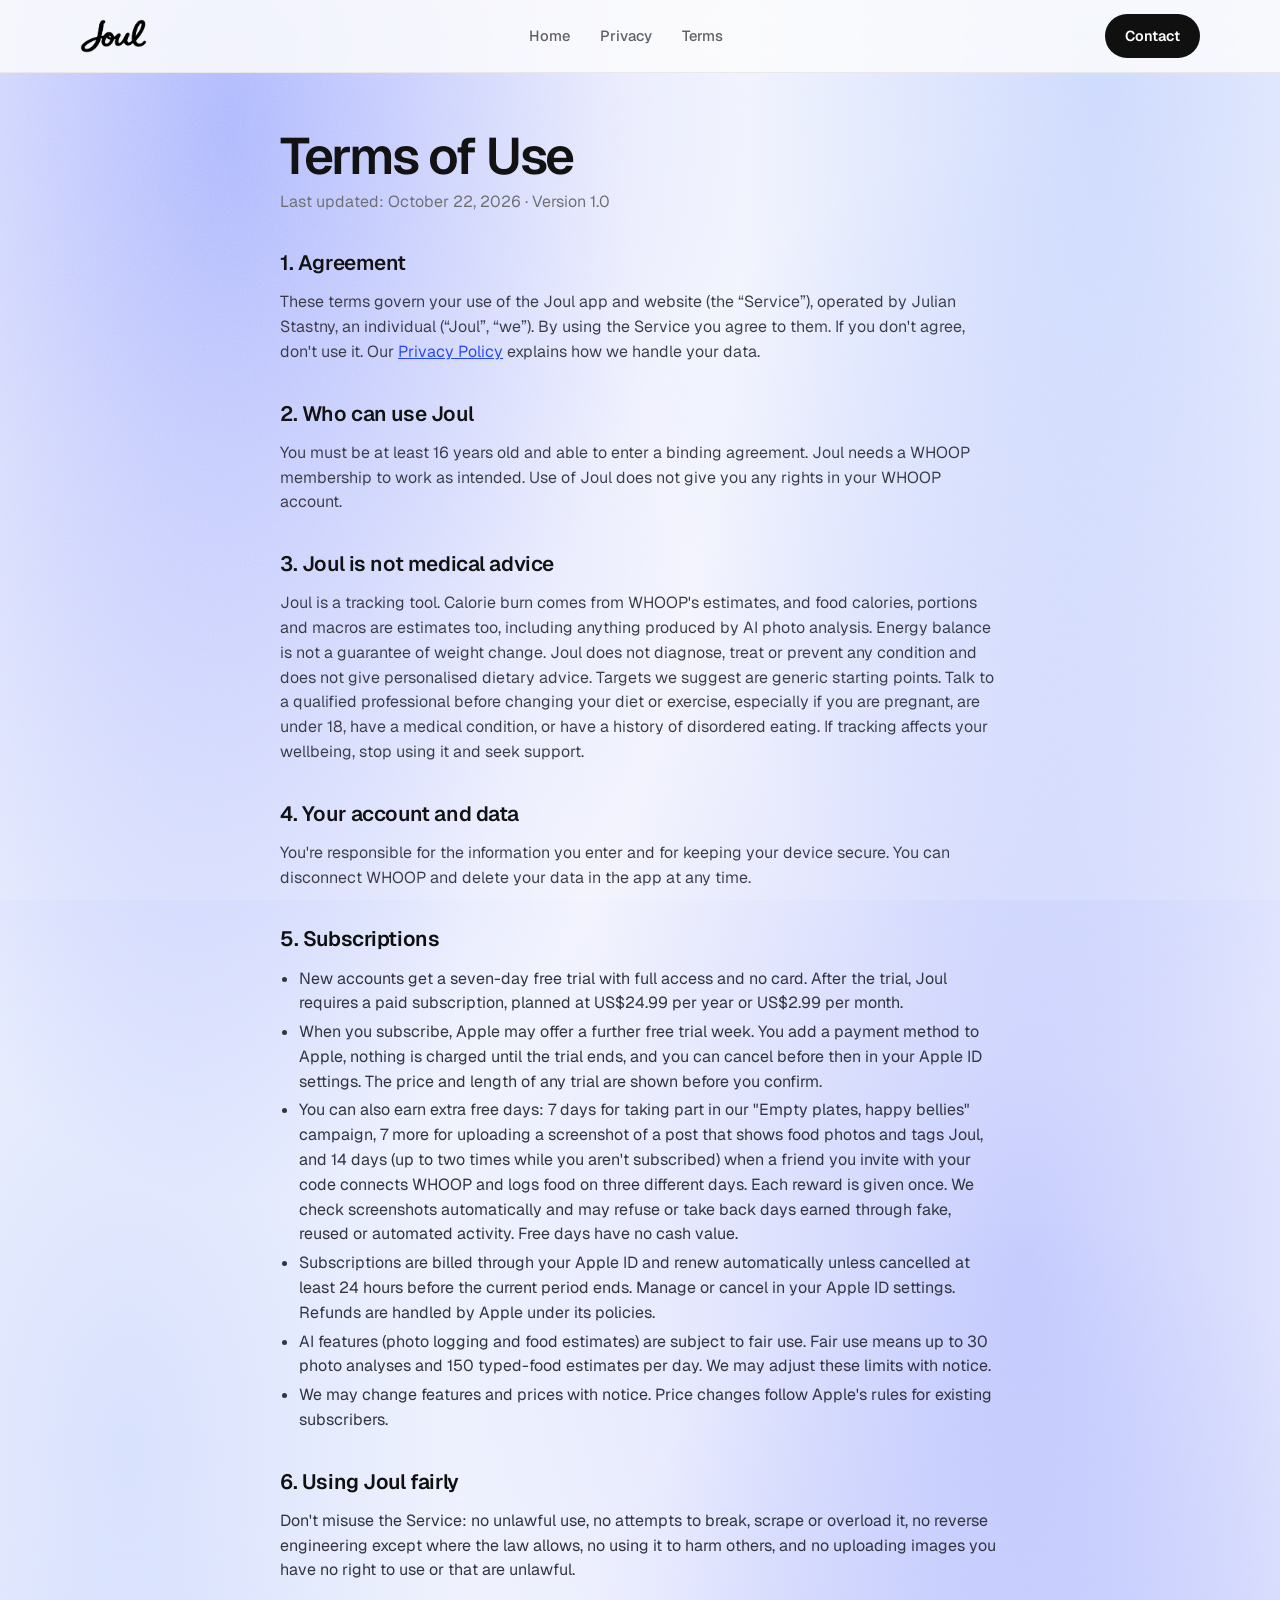
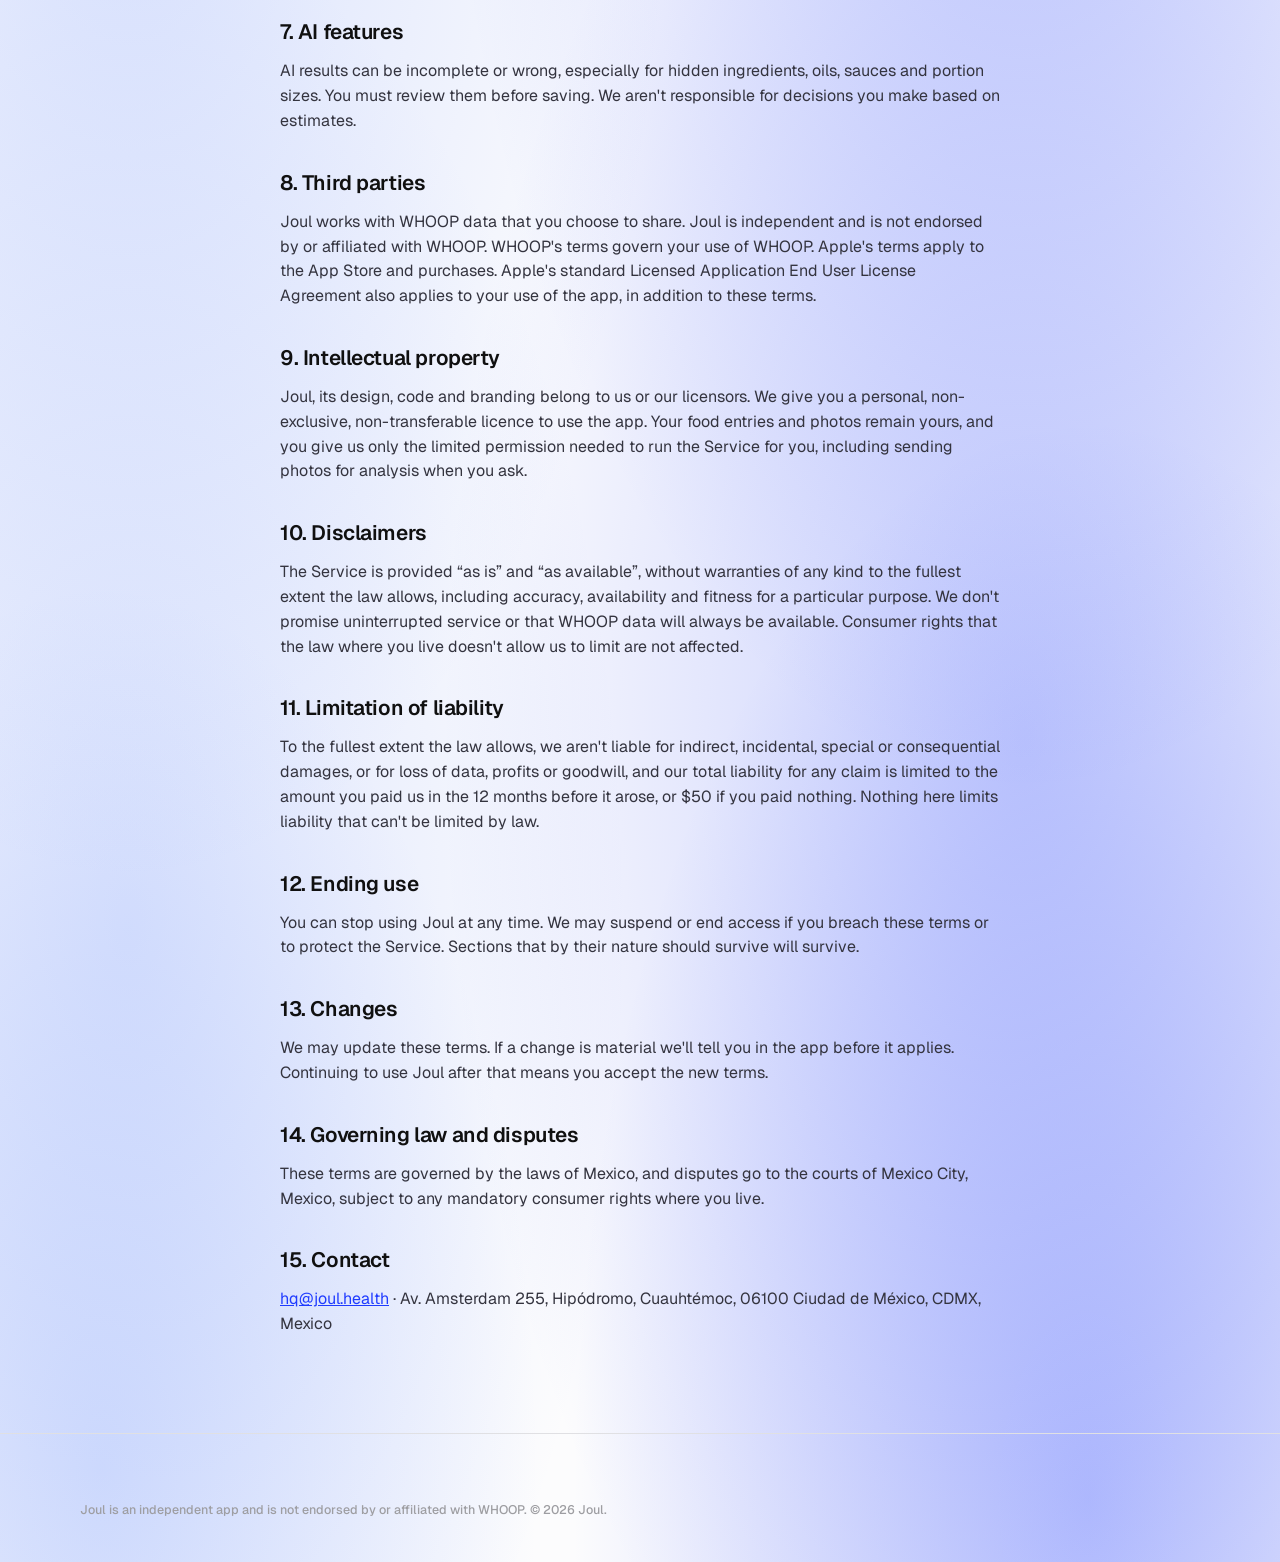
<file: terms.html>
<!doctype html>
<html lang="en">
<head>
<meta charset="utf-8">
<meta name="viewport" content="width=device-width, initial-scale=1">
<meta name="robots" content="noindex">
<title>Terms of Use · Joul</title>
<link rel="icon" href="assets/app-icon.png">
<link href="https://fonts.googleapis.com/css2?family=Geist:wght@400;500;600;700&display=swap" rel="stylesheet">
<link rel="stylesheet" href="style.css?v=4">
</head>
<body>
<header class="nav"><a class="brand" href="index.html" aria-label="Joul home"><img src="assets/logo-black.png" alt="Joul" class="logo"></a><nav aria-label="Primary"><a href="index.html">Home</a><a href="privacy.html">Privacy</a><a href="terms.html">Terms</a></nav><a class="pill pill-dark" href="mailto:hq@joul.health">Contact</a></header>
<main class="doc">

<h1>Terms of Use</h1>
<p class="meta">Last updated: October 22, 2026 · Version 1.0</p>

<h2>1. Agreement</h2>
<p>These terms govern your use of the Joul app and website (the &ldquo;Service&rdquo;), operated by Julian Stastny, an individual (&ldquo;Joul&rdquo;, &ldquo;we&rdquo;). By using the Service you agree to them. If you don't agree, don't use it. Our <a href="privacy.html">Privacy Policy</a> explains how we handle your data.</p>

<h2>2. Who can use Joul</h2>
<p>You must be at least 16 years old and able to enter a binding agreement. Joul needs a WHOOP membership to work as intended. Use of Joul does not give you any rights in your WHOOP account.</p>

<h2>3. Joul is not medical advice</h2>
<p>Joul is a tracking tool. Calorie burn comes from WHOOP's estimates, and food calories, portions and macros are estimates too, including anything produced by AI photo analysis. Energy balance is not a guarantee of weight change. Joul does not diagnose, treat or prevent any condition and does not give personalised dietary advice. Targets we suggest are generic starting points. Talk to a qualified professional before changing your diet or exercise, especially if you are pregnant, are under 18, have a medical condition, or have a history of disordered eating. If tracking affects your wellbeing, stop using it and seek support.</p>
<p></p>

<h2>4. Your account and data</h2>
<p>You're responsible for the information you enter and for keeping your device secure. You can disconnect WHOOP and delete your data in the app at any time.</p>

<h2>5. Subscriptions</h2>
<ul>
<li>New accounts get a seven-day free trial with full access and no card. After the trial, Joul requires a paid subscription, planned at US$24.99 per year or US$2.99 per month.</li>
<li>When you subscribe, Apple may offer a further free trial week. You add a payment method to Apple, nothing is charged until the trial ends, and you can cancel before then in your Apple ID settings. The price and length of any trial are shown before you confirm.</li>
<li>You can also earn extra free days: 7 days for taking part in our "Empty plates, happy bellies" campaign, 7 more for uploading a screenshot of a post that shows food photos and tags Joul, and 14 days (up to two times while you aren't subscribed) when a friend you invite with your code connects WHOOP and logs food on three different days. Each reward is given once. We check screenshots automatically and may refuse or take back days earned through fake, reused or automated activity. Free days have no cash value.</li>
<li>Subscriptions are billed through your Apple ID and renew automatically unless cancelled at least 24 hours before the current period ends. Manage or cancel in your Apple ID settings. Refunds are handled by Apple under its policies.</li>
<li>AI features (photo logging and food estimates) are subject to fair use. Fair use means up to 30 photo analyses and 150 typed-food estimates per day. We may adjust these limits with notice.</li>
<li>We may change features and prices with notice. Price changes follow Apple's rules for existing subscribers.</li>
</ul>

<h2>6. Using Joul fairly</h2>
<p>Don't misuse the Service: no unlawful use, no attempts to break, scrape or overload it, no reverse engineering except where the law allows, no using it to harm others, and no uploading images you have no right to use or that are unlawful.</p>

<h2>7. AI features</h2>
<p>AI results can be incomplete or wrong, especially for hidden ingredients, oils, sauces and portion sizes. You must review them before saving. We aren't responsible for decisions you make based on estimates.</p>

<h2>8. Third parties</h2>
<p>Joul works with WHOOP data that you choose to share. Joul is independent and is not endorsed by or affiliated with WHOOP. WHOOP's terms govern your use of WHOOP. Apple's terms apply to the App Store and purchases. Apple's standard Licensed Application End User License Agreement also applies to your use of the app, in addition to these terms.</p>

<h2>9. Intellectual property</h2>
<p>Joul, its design, code and branding belong to us or our licensors. We give you a personal, non-exclusive, non-transferable licence to use the app. Your food entries and photos remain yours, and you give us only the limited permission needed to run the Service for you, including sending photos for analysis when you ask.</p>

<h2>10. Disclaimers</h2>
<p>The Service is provided &ldquo;as is&rdquo; and &ldquo;as available&rdquo;, without warranties of any kind to the fullest extent the law allows, including accuracy, availability and fitness for a particular purpose. We don't promise uninterrupted service or that WHOOP data will always be available. Consumer rights that the law where you live doesn't allow us to limit are not affected.</p>

<h2>11. Limitation of liability</h2>
<p>To the fullest extent the law allows, we aren't liable for indirect, incidental, special or consequential damages, or for loss of data, profits or goodwill, and our total liability for any claim is limited to the amount you paid us in the 12 months before it arose, or $50 if you paid nothing. Nothing here limits liability that can't be limited by law. </p>

<h2>12. Ending use</h2>
<p>You can stop using Joul at any time. We may suspend or end access if you breach these terms or to protect the Service. Sections that by their nature should survive will survive.</p>

<h2>13. Changes</h2>
<p>We may update these terms. If a change is material we'll tell you in the app before it applies. Continuing to use Joul after that means you accept the new terms.</p>

<h2>14. Governing law and disputes</h2>
<p>These terms are governed by the laws of Mexico, and disputes go to the courts of Mexico City, Mexico, subject to any mandatory consumer rights where you live. </p>

<h2>15. Contact</h2>
<p><a href="mailto:hq@joul.health">hq@joul.health</a> · Av. Amsterdam 255, Hipódromo, Cuauhtémoc, 06100 Ciudad de México, CDMX, Mexico</p>

</main>
<footer class="footer"><p class="legal wrap">Joul is an independent app and is not endorsed by or affiliated with WHOOP. © 2026 Joul.</p></footer>
</body>
</html>
</file>
<file: style.css>
/* Joul · brand direction: calm, white, near-black pills, one blue accent (after superfocus.me) */
:root{
  --blue:#1F3BFF; --ink:#101010; --mute:#616165; --faint:#9e9ea2; --bg:#fcfcfd; --card:#fff; --raise:#f6f6f7;
  --line:#e0e0e3; --line-soft:#e8e8e8; --radius:28px; --maxw:1120px;
}
*{box-sizing:border-box}
html{scroll-behavior:smooth}
body{margin:0;font-family:'Geist',ui-sans-serif,system-ui,-apple-system,'Segoe UI',Roboto,sans-serif;color:var(--ink);background:
  radial-gradient(ellipse 65% 55% at 18% 4%, rgba(31,59,255,.38), transparent 62%),
  radial-gradient(ellipse 60% 50% at 86% 3%, rgba(100,140,255,.34), transparent 62%),
  radial-gradient(ellipse 70% 55% at 80% 40%, rgba(31,59,255,.24), transparent 65%),
  radial-gradient(ellipse 65% 50% at 10% 46%, rgba(90,130,255,.22), transparent 65%),
  radial-gradient(ellipse 70% 55% at 80% 74%, rgba(31,59,255,.24), transparent 65%),
  radial-gradient(ellipse 60% 50% at 10% 80%, rgba(90,130,255,.2), transparent 65%),
  radial-gradient(ellipse 65% 55% at 85% 98%, rgba(31,59,255,.3), transparent 62%),
  radial-gradient(ellipse 55% 45% at 8% 97%, rgba(100,140,255,.24), transparent 62%),
  var(--bg);line-height:1.55;-webkit-font-smoothing:antialiased;position:relative}
body::before{content:"";position:fixed;inset:0;z-index:2;pointer-events:none;mix-blend-mode:overlay;opacity:.28;
  background-image:url("data:image/svg+xml,%3Csvg%20xmlns='http://www.w3.org/2000/svg'%20width='300'%20height='300'%3E%3Cfilter%20id='n'%3E%3CfeTurbulence%20type='fractalNoise'%20baseFrequency='0.75'%20numOctaves='3'%20seed='11'%20stitchTiles='stitch'%20result='t'/%3E%3CfeColorMatrix%20in='t'%20type='matrix'%20values='0.333%200.333%200.333%200%200%200.333%200.333%200.333%200%200%200.333%200.333%200.333%200%200%200%200%200%200%201'/%3E%3C/filter%3E%3Crect%20width='100%25'%20height='100%25'%20filter='url%28%23n%29'/%3E%3C/svg%3E");
  background-repeat:repeat}
img{max-width:100%;display:block}
a{color:inherit}
.wrap{width:min(var(--maxw),calc(100% - 40px));margin-inline:auto}
.blue{color:var(--blue)}
.fine{font-size:.85rem;color:var(--mute);margin:.6rem 0 0}
.fine.center{text-align:center;margin-top:1.4rem}
h1,h2,h3{margin:0;font-weight:600;letter-spacing:-.035em;line-height:1.06;color:var(--ink)}

/* buttons */
.pill{display:inline-flex;align-items:center;justify-content:center;padding:11px 20px;border-radius:999px;font-weight:600;font-size:.9rem;text-decoration:none;border:0;cursor:pointer;font-family:inherit;transition:transform .15s ease,background .15s ease}
.pill:hover{transform:translateY(-1px)}
.pill-dark{background:var(--ink);color:#fff}
.pill-dark:hover{background:#2a2a2a}
.pill-light{background:#fff;color:var(--ink)}
.pill-lg{padding:15px 28px;font-size:1rem}

/* announcement bar + nav */
.topbar{background:var(--ink);color:#fff;display:flex;align-items:center;justify-content:center;gap:16px;padding:9px 20px;font-size:.85rem;font-weight:600;flex-wrap:wrap;text-align:center}
.topbar p{margin:0}
.topbar .pill{padding:7px 16px;font-size:.82rem}
.nav{position:sticky;top:0;z-index:20;display:flex;align-items:center;justify-content:space-between;gap:16px;padding:14px max(20px,calc((100% - var(--maxw))/2));background:rgba(252,252,253,.86);backdrop-filter:saturate(1.4) blur(14px);border-bottom:1px solid var(--line-soft)}
.logo{height:34px;width:auto}
.nav nav{display:flex;gap:30px;font-weight:500;font-size:.92rem}
.nav nav a{text-decoration:none;color:var(--mute)}
.nav nav a:hover{color:var(--ink)}
@media(max-width:760px){.nav nav{display:none}.topbar{font-size:.78rem}}

/* hero */
.hero{text-align:center;padding:clamp(48px,8vw,92px) 0 clamp(36px,5vw,56px)}
.chip{display:inline-flex;align-items:center;gap:10px;margin:0 0 26px;padding:7px 14px;border-radius:999px;background:#fff;border:1px solid var(--line);font-size:.85rem;font-weight:500;color:var(--mute)}
.chip .dot{width:8px;height:8px;border-radius:50%;background:var(--blue)}
.hero h1{font-size:clamp(2.6rem,7.4vw,5.2rem);letter-spacing:-.045em;line-height:1.02}
.ul{position:relative;display:inline-block;white-space:nowrap}
.ul svg{position:absolute;left:-3%;bottom:-.2em;width:106%;height:.32em;overflow:visible}
.ul path{fill:none;stroke:var(--blue);stroke-width:5;stroke-linecap:round;vector-effect:non-scaling-stroke}
.lede{max-width:600px;margin:26px auto 30px;font-size:clamp(1rem,2vw,1.15rem);color:var(--mute)}
.micro{margin:14px 0 0;font-size:.85rem;color:var(--faint)}

/* scrolling video cards: the cooking card slides up over the running card */
.reel{padding-bottom:clamp(40px,8vw,100px)}
.reel-card{position:sticky;top:84px;margin:0;height:min(68vh,600px);border-radius:36px;overflow:hidden;background:linear-gradient(160deg,#4a63ff,var(--blue) 55%,#0e1fa8);border:1px solid var(--line);box-shadow:0 30px 60px -36px rgba(16,16,16,.45)}
.reel-cook{margin-top:34vh;z-index:2}
.reel-card video{position:absolute;inset:0;width:100%;height:100%;object-fit:cover}
.reel-card::after{content:"";position:absolute;inset:0;background:linear-gradient(180deg,rgba(0,0,0,0) 45%,rgba(0,0,0,.55))}
.reel-card figcaption{position:absolute;left:clamp(22px,4vw,48px);bottom:clamp(22px,4vw,44px);z-index:1;color:#fff;display:grid;gap:6px}
.reel-card .tagline{font-size:clamp(1.7rem,4.6vw,3.4rem);font-weight:600;letter-spacing:-.04em;line-height:1.02}
.reel-card .sub{font-size:clamp(.9rem,1.6vw,1.1rem);font-weight:500;opacity:.85}
@media(max-width:700px){.reel-card{top:72px;height:min(62vh,480px);border-radius:26px}.reel-cook{margin-top:28vh}}
@media(prefers-reduced-motion:reduce){.reel-card{position:relative;top:auto;margin-bottom:16px}.reel-cook{margin-top:0}}

/* feature rows */
.features{padding:clamp(70px,10vw,130px) 0 20px}
.kicker{text-align:center;margin:0 0 14px;font-size:.85rem;font-weight:600;letter-spacing:.02em;color:var(--blue)}
.section-title{text-align:center;font-size:clamp(2rem,4.6vw,3.4rem);max-width:820px;margin:0 auto}
.feature{display:grid;grid-template-columns:1fr 1fr;gap:clamp(24px,5vw,72px);align-items:center;margin-top:clamp(56px,8vw,110px)}
.feature.rev .copy{order:2}
.feature .copy{max-width:470px}
.feature.rev .copy{justify-self:end}
.ico{display:inline-flex;align-items:center;justify-content:center;width:46px;height:46px;border-radius:14px;background:#eef0ff;margin-bottom:20px}
.ico svg{width:24px;height:24px;fill:none;stroke:var(--blue);stroke-width:1.8;stroke-linecap:round;stroke-linejoin:round}
.feature h2{font-size:clamp(1.9rem,3.8vw,2.9rem)}
.feature p{color:var(--mute);margin:18px 0 26px;font-size:1.02rem}
.tag{font-style:normal;font-size:.7rem;font-weight:700;letter-spacing:.04em;text-transform:uppercase;background:#eef0ff;color:var(--blue);padding:3px 8px;border-radius:999px;vertical-align:middle;margin:0 2px}
.panel{background:var(--raise);border:1px solid var(--line-soft);border-radius:var(--radius);padding:clamp(24px,4vw,48px) 20px;display:flex;flex-direction:column;align-items:center;gap:16px;overflow:hidden}
.credit{margin:0;font-size:.75rem;color:var(--faint);text-align:center}
.credit a{color:var(--mute)}
.data-by{display:flex;align-items:center;gap:8px;margin:22px 0 0;font-size:.7rem;font-weight:700;letter-spacing:.06em;text-transform:uppercase;color:var(--mute)}
.feature .data-by{margin:30px 0 0}
@media(max-width:820px){
  .feature{grid-template-columns:1fr}
  .feature.rev .copy{order:0;justify-self:start}
  .feature .copy{max-width:none}
}

/* phone frame around screenshots */
.iphone{position:relative;margin:0;width:min(250px,64vw);aspect-ratio:1206/2622;padding:9px;border-radius:50px;
  background:linear-gradient(145deg,#3a3c42,#15161a 45%,#2b2d33);
  box-shadow:0 0 0 1.5px #5a5d66 inset,0 0 0 1.5px #0b0b0e,0 40px 70px -30px rgba(31,59,255,.4),0 20px 40px -22px rgba(0,0,0,.45)}
.iphone img{display:block;width:100%;height:100%;object-fit:cover;border-radius:41px;background:#fff}
.iphone::before,.iphone::after{content:"";position:absolute;width:3px;background:#2a2c31;border-radius:2px}
.iphone::before{left:-3px;top:18%;height:7%;box-shadow:0 46px 0 #2a2c31,0 96px 0 #2a2c31}
.iphone::after{right:-3px;top:27%;height:12%}

/* how it works */
.how{padding:clamp(70px,10vw,130px) 0 20px}
.steps{list-style:none;margin:48px 0 0;padding:0;display:grid;grid-template-columns:repeat(4,1fr);gap:16px}
.steps li{background:#fff;border:1px solid var(--line);border-radius:22px;padding:26px 22px}
.steps .n{display:inline-flex;align-items:center;justify-content:center;width:32px;height:32px;border-radius:50%;background:var(--ink);color:#fff;font-weight:600;font-size:.9rem;margin-bottom:18px}
.steps h3{font-size:1.2rem;letter-spacing:-.02em;margin-bottom:8px}
.steps p{margin:0;color:var(--mute);font-size:.95rem}
@media(max-width:900px){.steps{grid-template-columns:1fr 1fr}}
@media(max-width:560px){.steps{grid-template-columns:1fr}}

.more{display:none}
.grid{display:grid;grid-template-columns:repeat(4,1fr);gap:16px}
.card{background:var(--raise);border:1px solid var(--line-soft);border-radius:22px;padding:24px 22px}
.card h3{font-size:1.1rem;letter-spacing:-.02em;margin-bottom:8px}
.card p{margin:0;color:var(--mute);font-size:.93rem}
@media(max-width:900px){.grid{grid-template-columns:1fr 1fr}}
@media(max-width:560px){.grid{grid-template-columns:1fr}}

/* honest maths */
.honest{margin-top:clamp(60px,8vw,100px);background:var(--ink);color:#fff;border-radius:var(--radius);padding:clamp(32px,6vw,72px);text-align:center}
.honest h2{color:#fff;font-size:clamp(1.9rem,4.2vw,3rem)}
.honest p{max-width:720px;margin:20px auto 0;color:rgba(255,255,255,.75);font-size:1.05rem}

/* pricing */
.pricing{padding:clamp(70px,10vw,130px) 0 20px}
.plans{display:grid;grid-template-columns:1fr 1fr;gap:18px;margin-top:48px;max-width:860px;margin-inline:auto}
.plan{position:relative;background:#fff;border:1px solid var(--line);border-radius:var(--radius);padding:34px 30px}
.plan.featured{background:var(--ink);color:#fff;border-color:var(--ink)}
.plan.featured h3{color:#fff}
.plan h3{font-size:1.3rem;letter-spacing:-.02em}
.price{font-size:2.6rem;font-weight:600;letter-spacing:-.04em;margin:12px 0 0}
.price small{font-size:1rem;font-weight:500;color:var(--faint);letter-spacing:0}
.price-alt{margin:2px 0 0;color:rgba(255,255,255,.7);font-size:.9rem}
.plan ul{list-style:none;margin:22px 0 0;padding:0;display:grid;gap:10px}
.plan li{position:relative;padding-left:26px;color:var(--mute);font-size:.95rem}
.plan.featured li{color:rgba(255,255,255,.85)}
.plan li::before{content:"";position:absolute;left:0;top:.45em;width:14px;height:8px;border-left:2px solid var(--blue);border-bottom:2px solid var(--blue);transform:rotate(-45deg) scale(.9)}
.plan.featured li::before{border-color:#fff}
.badge{position:absolute;top:22px;right:22px;background:var(--blue);color:#fff;font-size:.72rem;font-weight:600;padding:5px 11px;border-radius:999px}
@media(max-width:720px){.plans{grid-template-columns:1fr}}

/* faq */
.faq{padding:clamp(70px,10vw,120px) 0 20px;max-width:760px}
.faq .section-title{margin-bottom:34px}
details{border-top:1px solid var(--line);padding:4px 0}
details:last-of-type{border-bottom:1px solid var(--line)}
summary{cursor:pointer;list-style:none;display:flex;justify-content:space-between;gap:16px;align-items:center;padding:18px 0;font-weight:600;font-size:1.05rem;letter-spacing:-.01em}
summary::-webkit-details-marker{display:none}
summary::after{content:"+";font-size:1.4rem;font-weight:400;color:var(--mute);transition:transform .2s ease}
details[open] summary::after{transform:rotate(45deg)}
details p{margin:0 0 18px;color:var(--mute);max-width:640px}
details a{color:var(--blue)}

/* final call to action */
.cta{padding:clamp(60px,9vw,110px) 0}
.cta-card{position:relative;background:#fff;border:1px solid var(--line);border-radius:36px;padding:clamp(32px,6vw,72px) clamp(20px,5vw,60px);text-align:center;box-shadow:0 30px 70px -40px rgba(31,59,255,.35)}
.cta-card h2{font-size:clamp(2.2rem,5.4vw,3.8rem)}
.cta-sub{max-width:520px;margin:16px auto 30px;color:var(--mute)}

/* footer */
.footer{border-top:1px solid var(--line);padding:40px 0 30px;background:transparent}
.foot{display:flex;justify-content:space-between;align-items:flex-start;gap:24px;flex-wrap:wrap}
.foot nav{display:flex;gap:22px;font-weight:500;font-size:.92rem}
.foot nav a{text-decoration:none;color:var(--mute)}.foot nav a:hover{color:var(--ink)}
.legal{color:var(--faint);font-size:.78rem;margin-top:26px;font-weight:500}

/* scroll reveal, only when JS is running */
.js .reveal{opacity:0;transform:translateY(18px);transition:opacity .6s ease,transform .6s ease}
.js .reveal.in{opacity:1;transform:none}
@media(prefers-reduced-motion:reduce){.js .reveal{opacity:1;transform:none;transition:none}html{scroll-behavior:auto}.pill{transition:none}}

/* legal pages (privacy, terms) */
.doc{max-width:760px;margin:0 auto;padding:56px 20px 80px}
.doc h1{font-size:clamp(2.2rem,5vw,3.2rem);margin-bottom:6px}
.doc h2{font-size:1.3rem;margin:38px 0 8px;letter-spacing:-.02em}
.doc h3{font-size:1.05rem;margin:22px 0 6px;letter-spacing:-.01em}
.doc p,.doc li{color:#34343f}
.doc ul{padding-left:1.2rem}
.doc li{margin:4px 0}
.doc .meta{color:var(--mute);margin:0 0 22px}
.doc mark{background:#FFE69A;color:#3a2c00;border-radius:4px;padding:0 4px;font-weight:600}
.doc a{color:var(--blue)}
.doc table{width:100%;border-collapse:collapse;margin:12px 0;font-size:.95rem}
.doc th,.doc td{text-align:left;padding:9px 10px;border-bottom:1px solid var(--line);vertical-align:top}
.doc th{font-weight:600}

section[id]{scroll-margin-top:84px}

/* handwritten notes: a short comment and a hand-drawn arrow pointing at one detail of the screen */
.cta-wrap{position:relative;display:inline-block}
.shot{position:relative;display:flex;flex-direction:column;align-items:center}
.note{position:absolute;display:block;width:max-content;max-width:132px;font-family:'Caveat','Bradley Hand',cursive;font-weight:700;font-size:clamp(1.3rem,1.8vw,1.65rem);line-height:.95;color:var(--blue);pointer-events:none;z-index:3}
.note.r{left:calc(100% + 18px);transform:rotate(-4deg);text-align:left}
.note.l{right:calc(100% + 18px);transform:rotate(3deg);text-align:right}
.note .arr{position:absolute;width:62px;height:40px;overflow:visible;fill:none;stroke:currentColor;stroke-width:2.6;stroke-linecap:round;stroke-linejoin:round}
.note.r .arr{left:-58px;top:46%}
.note.l .arr{right:-58px;top:46%;transform:scaleX(-1)}
.note.up .arr{top:auto;bottom:62%;transform:scaleY(-1)}
.note.l.up .arr{transform:scale(-1,-1)}
.hero-note{left:calc(100% + 22px);top:-8px;max-width:150px;font-size:1.55rem;transform:rotate(-3deg)}
.hero-note .arr{left:-60px;top:48%;transform:scaleY(-1)}
.js .note{opacity:0;transition:opacity .8s ease .4s}
.js .feature.in .note,.js .hero .note{opacity:1}
@media(prefers-reduced-motion:reduce){.js .note{opacity:1;transition:none}}
@media(max-width:1099px){
  .hero-note{display:none}
  .shot{gap:2px}
  .note,.note.r,.note.l{position:static;max-width:none;width:auto;text-align:center;transform:rotate(-2deg);font-size:1.4rem;margin-top:8px}
  .note .arr{display:none}
}

/* steps: one open timeline instead of boxes */
.steps{list-style:none;margin:56px 0 0;padding:0;display:grid;grid-template-columns:repeat(4,1fr);gap:0 28px}
.steps li{background:none;border:0;border-radius:0;padding:26px 0 0;border-top:2px solid var(--line);position:relative}
.steps li::before{content:"";position:absolute;left:0;top:-2px;width:48px;height:2px;background:var(--blue)}
.steps .n{display:block;width:auto;height:auto;border-radius:0;background:none;color:var(--blue);font-weight:600;font-size:.9rem;margin:0 0 12px;letter-spacing:.04em}
.steps h3{font-size:1.25rem;margin-bottom:8px}
.steps p{margin:0;color:var(--mute);font-size:.95rem;max-width:230px}
.also{max-width:820px;margin:44px auto 0;text-align:center;color:var(--mute);font-size:.98rem}
@media(max-width:900px){.steps{grid-template-columns:1fr 1fr;gap:34px 28px}}
@media(max-width:560px){.steps{grid-template-columns:1fr}}
.prem{display:inline-block;margin-bottom:14px;padding:5px 13px;border-radius:999px;background:var(--blue);color:#fff;font-size:.78rem;font-weight:600;letter-spacing:.03em}
.plan li b{font-weight:600}
.plan.featured li b{color:#fff}

.note.r{max-width:112px}
.note.l{max-width:108px}

.note.wide{max-width:122px}
.note.r .arr.plus{left:-66px;top:24%}
/* leave room beside the phone so a note never touches or runs past the edge of its panel */
@media(min-width:1100px){
  .shot:has(.note.r){margin-right:64px}
  .shot:has(.note.l){margin-left:64px}
  .note.r{left:calc(100% + 26px)}
  .note.l{right:calc(100% + 26px)}
}

/* App Store style button (pre-launch): opens the waitlist */
.cta-row{display:flex;gap:12px;justify-content:center;align-items:center;flex-wrap:wrap}
.store{display:inline-flex;align-items:center;gap:10px;height:54px;padding:0 20px 0 16px;border-radius:12px;background:#000;color:#fff;text-decoration:none;border:1px solid #3a3a3d;transition:transform .15s ease,background .15s ease}
.store:hover{transform:translateY(-1px);background:#1b1b1d}
.store svg{width:24px;height:24px;fill:none;stroke:#fff;stroke-width:1.7;stroke-linecap:round;stroke-linejoin:round;flex:none}
.store span{display:grid;line-height:1.05;text-align:left}
.store small{font-size:.68rem;font-weight:500;opacity:.85}
.store b{font-size:1.28rem;font-weight:600;letter-spacing:-.01em}
.store-sm{height:46px;margin-top:14px}
.store-sm b{font-size:1.08rem}

/* pricing: two plans plus one shared list */
.price-lede{text-align:center;margin:18px auto 0;color:var(--mute);font-size:1.05rem}
.plans{grid-template-columns:1fr 1fr;max-width:760px}
.plan{padding:34px 30px 30px}
.plan-cta{width:100%;margin-top:22px}
.plan .price-alt{margin:4px 0 0;color:var(--mute);font-size:.92rem}
.plan.featured .price-alt{color:rgba(255,255,255,.7)}
.included{max-width:760px;margin:22px auto 0;background:var(--raise);border:1px solid var(--line-soft);border-radius:var(--radius);padding:28px 30px}
.included h3{font-size:1.15rem;letter-spacing:-.02em;margin-bottom:14px}
.included ul{list-style:none;margin:0;padding:0;display:grid;grid-template-columns:1fr 1fr;gap:10px 28px}
.included li{position:relative;padding-left:26px;color:var(--mute);font-size:.95rem}
.included li::before{content:"";position:absolute;left:0;top:.45em;width:14px;height:8px;border-left:2px solid var(--blue);border-bottom:2px solid var(--blue);transform:rotate(-45deg) scale(.9)}
@media(max-width:720px){.plans{grid-template-columns:1fr}.included ul{grid-template-columns:1fr}}

/* combined paid plan: two prices in one box */
.plan .tier{display:flex;justify-content:space-between;align-items:center;gap:12px;padding:16px 0 4px;margin-top:14px;border-top:1px solid var(--line)}
.plan .tier .price{font-size:2rem;margin:0}
.badge-inline{position:static;flex:none}
.plan.featured ul{margin-top:18px}

.foot-data{margin:10px 0 14px}
</file>
